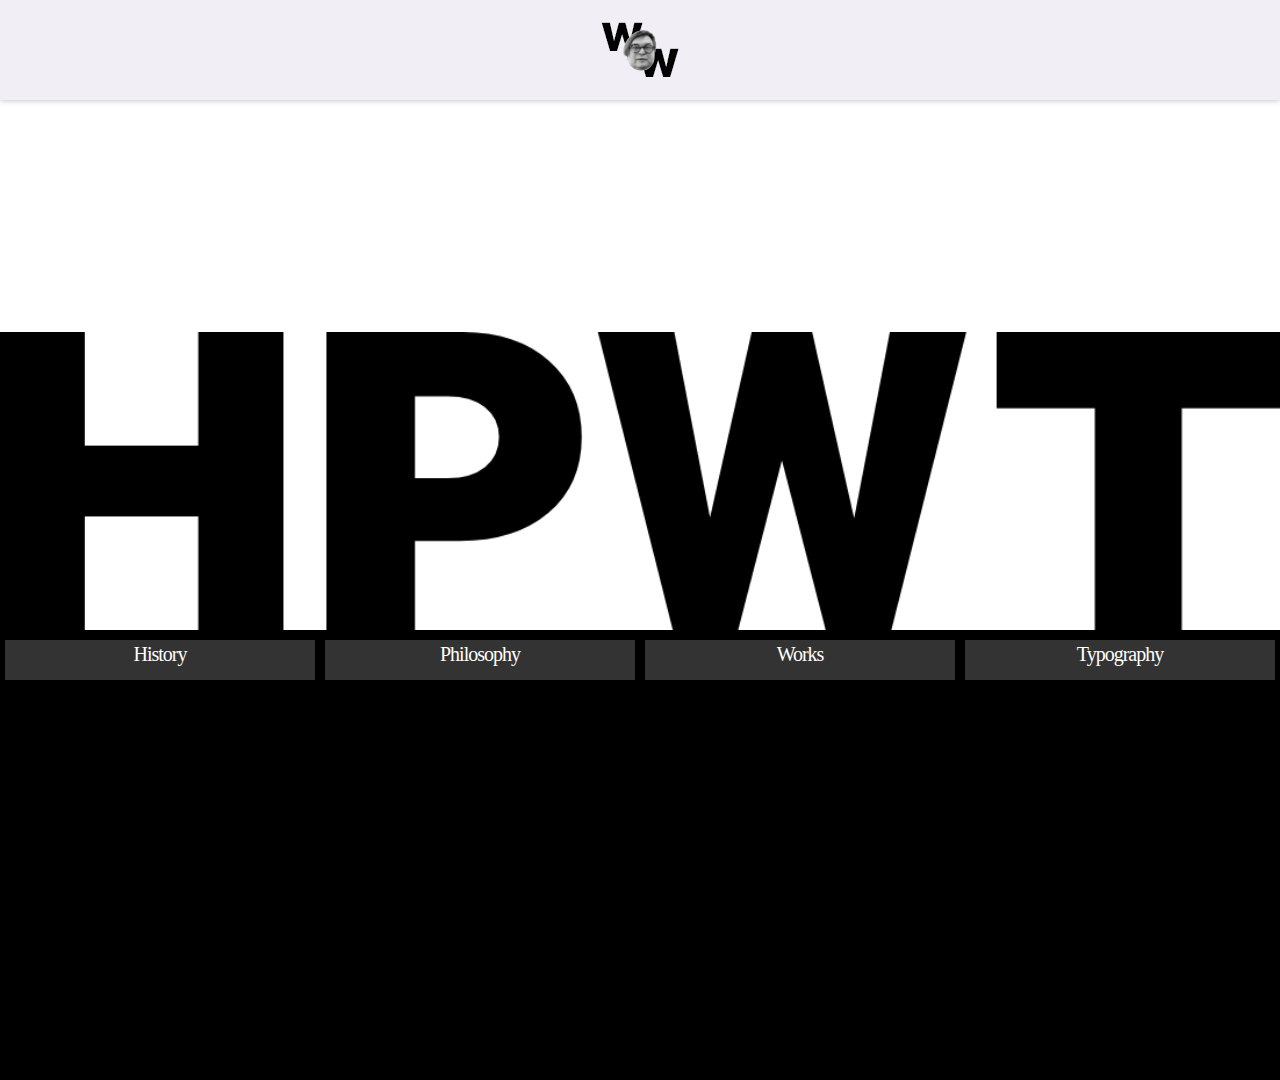
<file: index.html>
<!DOCTYPE html>
<html lang="ko">
<head>
    <meta charset="UTF-8">
    <meta name="viewport" content="width=device-width, initial-scale=1.0">
    <title>Wolfgang Weingart</title>
    <link rel="stylesheet" href="M_style.css">
    <style>
        @font-face {
        font-family: 'Pretendard-Regular';
        src: url('https://cdn.jsdelivr.net/gh/Project-Noonnu/noonfonts_2107@1.1/Pretendard-Regular.woff') format('woff');
        font-weight: 400,600,900;
        font-style: normal;
        }
    
    </style>
    
    <meta property="og:url" content="https://hyerin202209069.github.io/WolfgangWeingart/">
    <meta property="og:title" content="Wolfgang Weingart">
    <meta property="og:type" content="website">
    <meta property="og:image" content="img/OGimg.png">
    <meta property="og:description" content="Wolfgang Weingart">

    <link rel="shortcut icon" href="img/favicon.ico" type="image/x-icon">
    <link rel="icon" href="img/favicon.ico" type="image/x-icon">
</head>
<body>
    <div class="logo">
        <a href="index.html"><img src="img/logo.png" alt="W.W"></a>
    </div>
    
    <div class="wrap">
        <div class="hpwt"></div>
        
        <div class="menu">
            <div class="bt">
                <div><a href="History.html">History</a></div>
                <div><img src="img/History_img.png" style="max-width:100%; height:auto;"></div>
            </div>
            <div class="bt">
                <div><a href="Philosophy.html">Philosophy</a></div>
                <div><img src="img/Philosophy_img.png"  style="max-width:100%; height:auto;"></div>
            </div>
            <div class="bt">
                <div><a href="Works.html">Works</a></div>
                <div><img src="img/Works_img.png"  style="max-width:100%; height:auto;"></div>
            </div>
            <div class="bt">
                <div><a href="Typography.html">Typography</a></div>
                <div><img src="img/Typography_img.png"  style="max-width:100%; height:auto;"></div>
            </div>
        </div>
    </div>

</body>
</html>
</file>
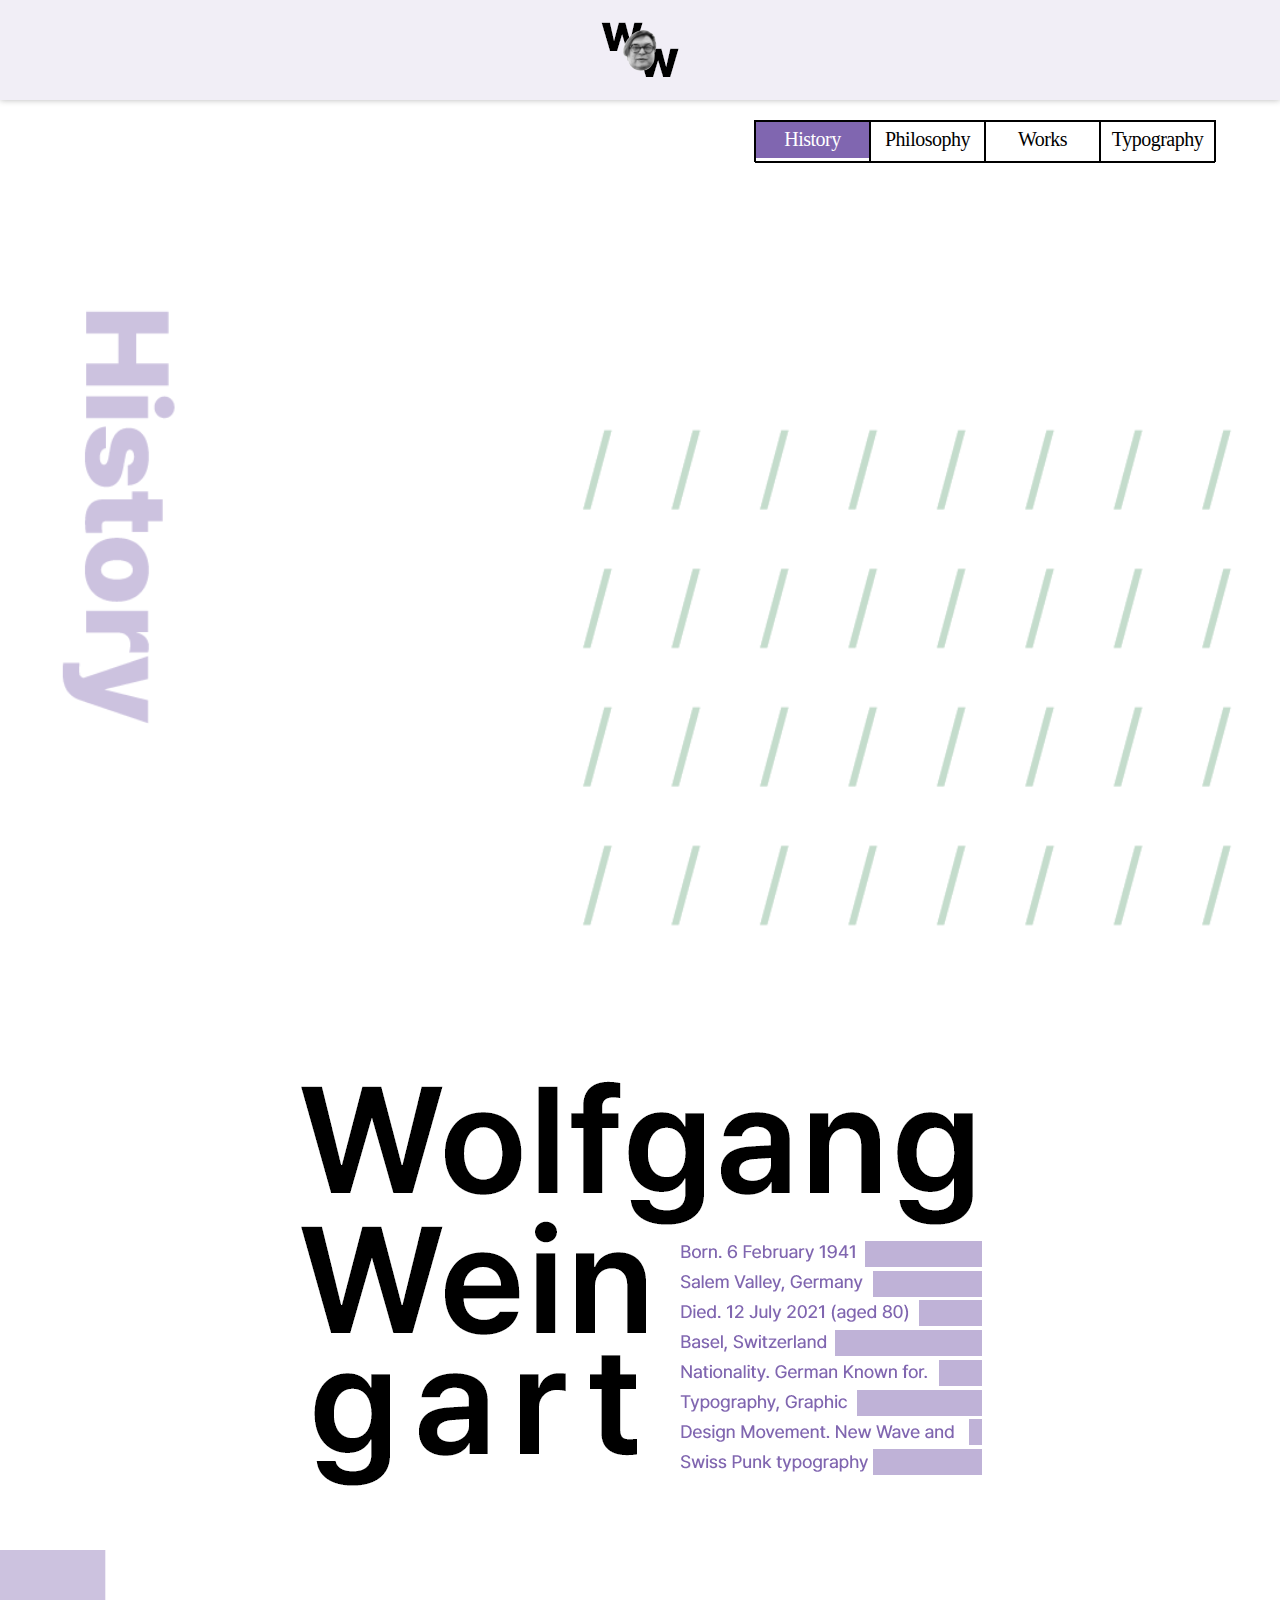
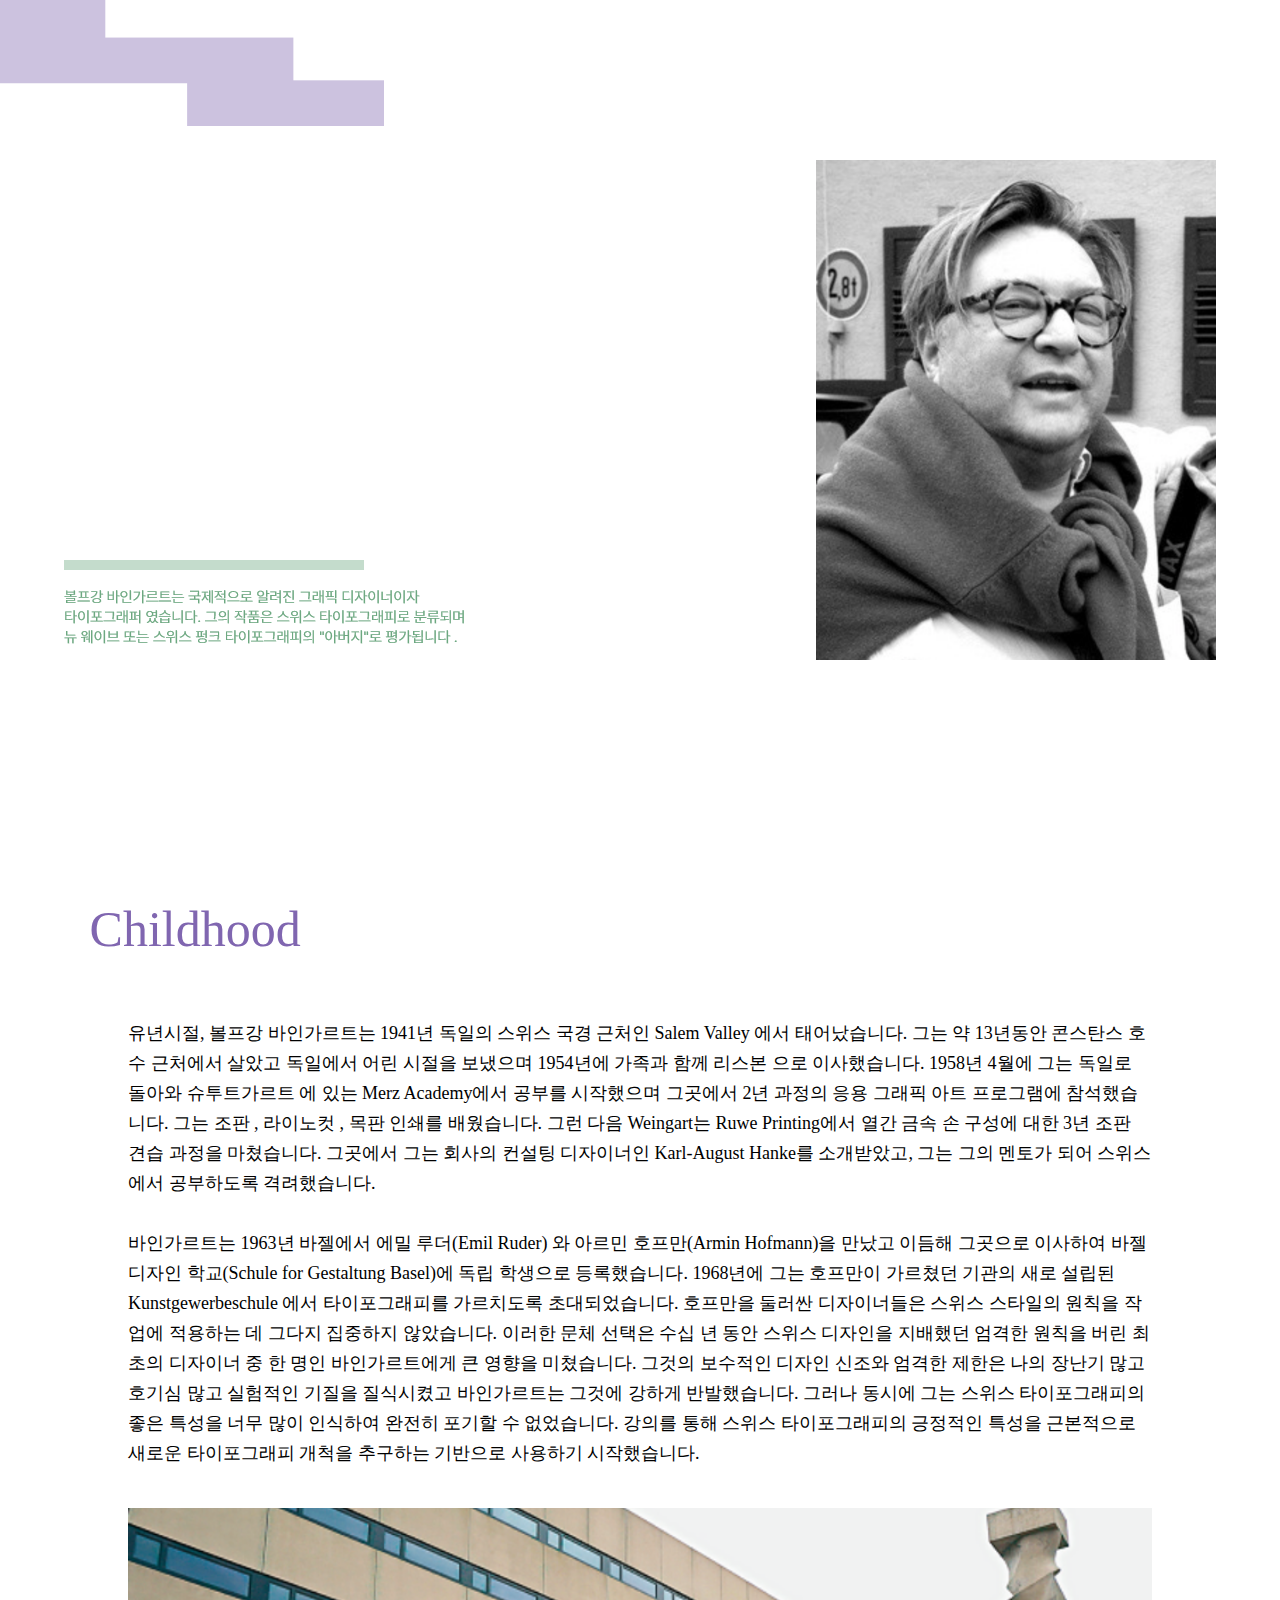
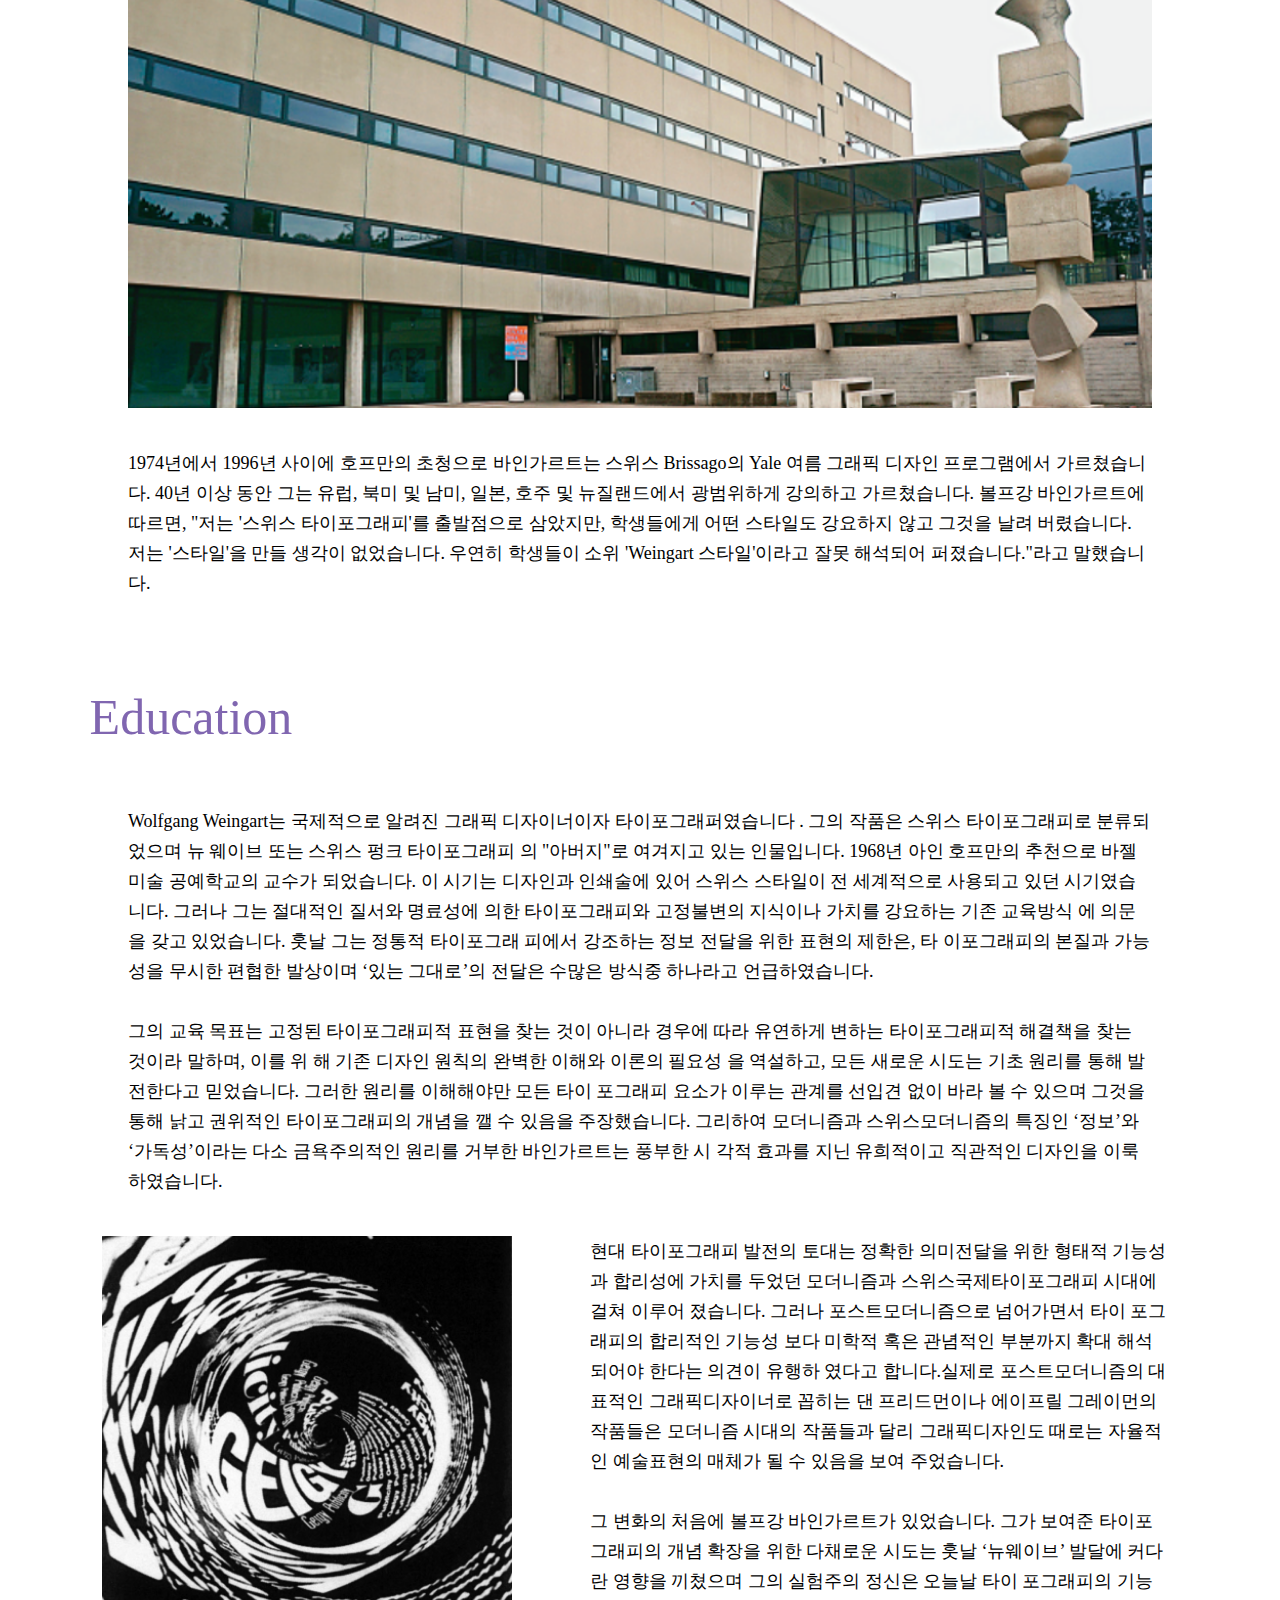
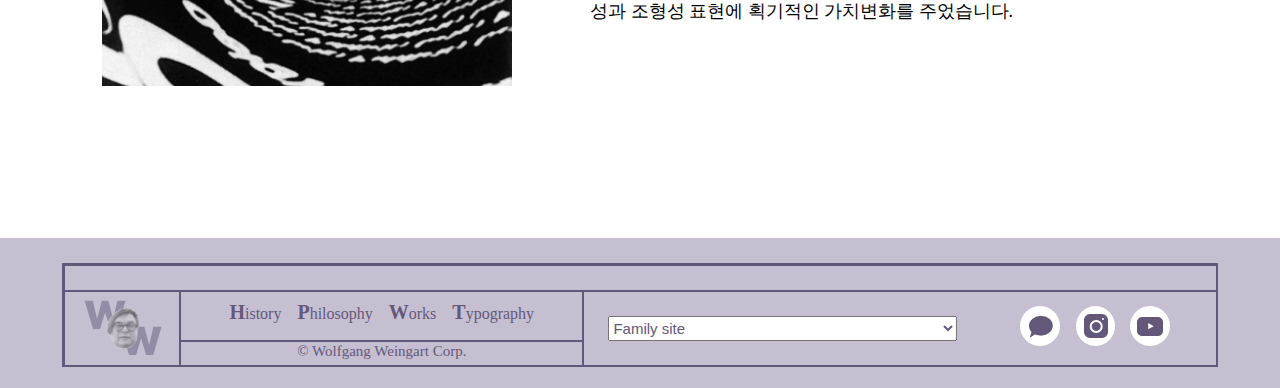
<file: History.html>
<!DOCTYPE html>
<html lang="ko">
<head>
    <meta charset="UTF-8">
    <meta name="viewport" content="width=device-width, initial-scale=1.0">
    <title>History</title>
    <link rel="stylesheet" href="H_style.css">
    <style>
        @font-face {
        font-family: 'Pretendard-Regular';
        src: url('https://cdn.jsdelivr.net/gh/Project-Noonnu/noonfonts_2107@1.1/Pretendard-Regular.woff') format('woff');
        font-weight: 400;
        font-style: normal;
        }
    
    </style>

    <meta property="og:url" content="https://hyerin202209069.github.io/WolfgangWeingart/">
    <meta property="og:title" content="Wolfgang Weingart">
    <meta property="og:type" content="website">
    <meta property="og:image" content="img/OGimg.png">
    <meta property="og:description" content="Wolfgang Weingart">
    
    <link rel="shortcut icon" href="img/favicon.ico" type="image/x-icon">
    <link rel="icon" href="img/favicon.ico" type="image/x-icon">
</head>
<body>
    <div class="logo"><a href="index.html"><img src="img/logo.png" alt="W.W"></a></div>
    <div class="menu">
        <div class="Mu main"><a href="History.html">History</a></div>
        <div class="Mu sub"><a href="Philosophy.html">Philosophy</a></div>
        <div class="Mu sub"><a href="Works.html">Works</a></div>
        <div class="Mu sub"><a href="Typography.html">Typography</a></div>
    </div>

    <div class="tit"></div>
    <div class="WWG"><img src="img/WWG.png" style="max-width: 100%; height: auto;"></div>


    <div class="Cp1">
        <div class="bg01"><img src="img/bg01.png" style="max-width: 100%; height: auto;"></div>
        <div class="intr"><img src="img/intro.png" style="max-width: 100%; height: auto;"></div>
        <div class="H01"><img src="img/H_01.png" ></div>
    </div>

    <div class="Cp2">
        <h1>Childhood</h1>
        <div class="child">
            <p>유년시절, 볼프강 바인가르트는 1941년 독일의 스위스 국경 근처인 Salem Valley 에서 태어났습니다. 그는 약 13년동안 콘스탄스 호수 근처에서 살았고 독일에서 어린 시절을 보냈으며 1954년에 가족과 함께 리스본 으로 이사했습니다. 1958년 4월에 그는 독일로 돌아와 슈투트가르트 에 있는 Merz Academy에서 공부를 시작했으며 그곳에서 2년 과정의 응용 그래픽 아트 프로그램에 참석했습니다. 그는 조판 , 라이노컷 , 목판 인쇄를 배웠습니다. 그런 다음 Weingart는 Ruwe Printing에서 열간 금속 손 구성에 대한 3년 조판 견습 과정을 마쳤습니다. 그곳에서 그는 회사의 컨설팅 디자이너인 Karl-August Hanke를 소개받았고, 그는 그의 멘토가 되어 스위스에서 공부하도록 격려했습니다.
                <br><br>
                바인가르트는 1963년 바젤에서 에밀 루더(Emil Ruder) 와 아르민 호프만(Armin Hofmann)을 만났고 이듬해 그곳으로 이사하여 바젤 디자인 학교(Schule for Gestaltung Basel)에 독립 학생으로 등록했습니다. 1968년에 그는 호프만이 가르쳤던 기관의 새로 설립된 Kunstgewerbeschule 에서 타이포그래피를 가르치도록 초대되었습니다. 호프만을 둘러싼 디자이너들은 스위스 스타일의 원칙을 작업에 적용하는 데 그다지 집중하지 않았습니다. 이러한 문체 선택은 수십 년 동안 스위스 디자인을 지배했던 엄격한 원칙을 버린 최초의 디자이너 중 한 명인 바인가르트에게 큰 영향을 미쳤습니다. 그것의 보수적인 디자인 신조와 엄격한 제한은 나의 장난기 많고 호기심 많고 실험적인 기질을 질식시켰고 바인가르트는 그것에 강하게 반발했습니다. 그러나 동시에 그는 스위스
                타이포그래피의 좋은 특성을 너무 많이 인식하여 완전히 포기할 수 없었습니다. 강의를 통해 스위스 타이포그래피의 긍정적인 특성을 근본적으로 새로운 타이포그래피 개척을 추구하는 기반으로 사용하기 시작했습니다.</p>
            <div class="school"></div>
            <p>1974년에서 1996년 사이에 호프만의 초청으로 바인가르트는 스위스 Brissago의 Yale 여름 그래픽 디자인 프로그램에서
                가르쳤습니다. 40년 이상 동안 그는 유럽, 북미 및 남미, 일본, 호주 및 뉴질랜드에서 광범위하게 강의하고 가르쳤습니다. 볼프강
                바인가르트에 따르면, "저는 '스위스 타이포그래피'를 출발점으로 삼았지만, 학생들에게 어떤 스타일도 강요하지 않고 그것을 날려
                버렸습니다. 저는 '스타일'을 만들 생각이 없었습니다. 우연히 학생들이 소위 'Weingart 스타일'이라고 잘못 해석되어 퍼졌습니다."라고 말했습니다.</p>
        </div>
    </div>

    <div class="Cp3">
        <h1>Education</h1>
        <p>Wolfgang Weingart는 국제적으로 알려진 그래픽 디자이너이자 타이포그래퍼였습니다 . 그의 작품은 스위스 타이포그래피로 분류되었으며 뉴 웨이브 또는 스위스 펑크 타이포그래피 의 "아버지"로 여겨지고 있는 인물입니다. 1968년 아인 호프만의 추천으로 바젤 미술 공예학교의 교수가 되었습니다. 이 시기는 디자인과 인쇄술에 있어 스위스 스타일이 전 세계적으로 사용되고 있던 시기였습니다. 그러나 그는 절대적인 질서와 명료성에 의한 타이포그래피와 고정불변의 지식이나 가치를 강요하는 기존 교육방식 에 의문을 갖고 있었습니다. 훗날 그는 정통적 타이포그래 피에서 강조하는 정보 전달을 위한 표현의 제한은, 타 이포그래피의 본질과 가능성을 무시한 편협한 발상이며 ‘있는 그대로’의 전달은 수많은 방식중 하나라고 언급하였습니다.
            <br><br>
            그의 교육 목표는 고정된 타이포그래피적 표현을 찾는 것이 아니라 경우에 따라 유연하게 변하는 타이포그래피적 해결책을 찾는 것이라 말하며, 이를 위 해 기존 디자인 원칙의 완벽한 이해와 이론의 필요성 을 역설하고, 모든 새로운 시도는 기초 원리를 통해 발전한다고 믿었습니다. 그러한 원리를 이해해야만 모든 타이 포그래피 요소가 이루는 관계를 선입견 없이 바라 볼 수 있으며 그것을 통해 낡고 권위적인 타이포그래피의 개념을 깰 수 있음을 주장했습니다. 그리하여 모더니즘과 스위스모더니즘의 특징인 ‘정보’와 ‘가독성’이라는 다소 금욕주의적인 원리를 거부한 바인가르트는 풍부한 시 각적 효과를 지닌 유희적이고 직관적인 디자인을 이룩
            하였습니다.</p>
        <div class="poster"></div>
        <div class="ps3">현대 타이포그래피 발전의 토대는 정확한 의미전달을 위한 형태적 기능성과 합리성에 가치를 두었던 모더니즘과 스위스국제타이포그래피 시대에 걸쳐 이루어 졌습니다. 그러나 포스트모더니즘으로 넘어가면서 타이 포그래피의 합리적인 기능성 보다 미학적 혹은 관념적인 부분까지 확대 해석되어야 한다는 의견이 유행하 였다고 합니다.실제로 포스트모더니즘의 대표적인 그래픽디자이너로 꼽히는 댄 프리드먼이나 에이프릴 그레이먼의 작품들은 모더니즘 시대의 작품들과 달리 그래픽디자인도 때로는 자율적인 예술표현의 매체가 될 수 있음을 보여 주었습니다.
            <br><br>
            그 변화의 처음에 볼프강 바인가르트가 있었습니다. 그가 보여준 타이포그래피의 개념 확장을 위한 다채로운 시도는 훗날 ‘뉴웨이브’ 발달에 커다란 영향을 끼쳤으며 그의 실험주의 정신은 오늘날 타이 포그래피의 기능성과 조형성 표현에 획기적인 가치변화를 주었습니다.</div>
    </div>

</body>

<div id="wrap">
    <footer>
      <div class="all">
        <div class="ft top"></div>
        <div class="ft sub_logo"><a href="index.html"><img src="img/logo 2.png" alt="s.l"></a></div>
        <div class="ft sub_menu">
            <div><a href="History.html"><b>H</b>istory</a></div>
            <div><a href="Philosophy.html"><b>P</b>hilosophy</a></div>
            <div><a href="Works.html"><b>W</b>orks</a></div>
            <div><a href="Typography.html"><b>T</b>ypography</a></div>
        </div>
        <div class="ft copy">© Wolfgang Weingart Corp.</div>
        <div class="ft site">
            <select>
                <option value="#">Family site</option>
                <option value="#">Family site01</option>
                <option value="#">Family site02</option>
            </select>
            <div class="icon">
                <div class="i01"><a href=""><img src="img/icon01.png" alt="kakao"></a></div>
                <div class="i02"><a href=""><img src="img/icon02.png" alt="inst"></a></div>
                <div class="i03"><a href=""><img src="img/icon03.png" alt="yout"></a></div>
            </div>
        </div>
      </div>
    </footer>
</div>

</html>
</file>
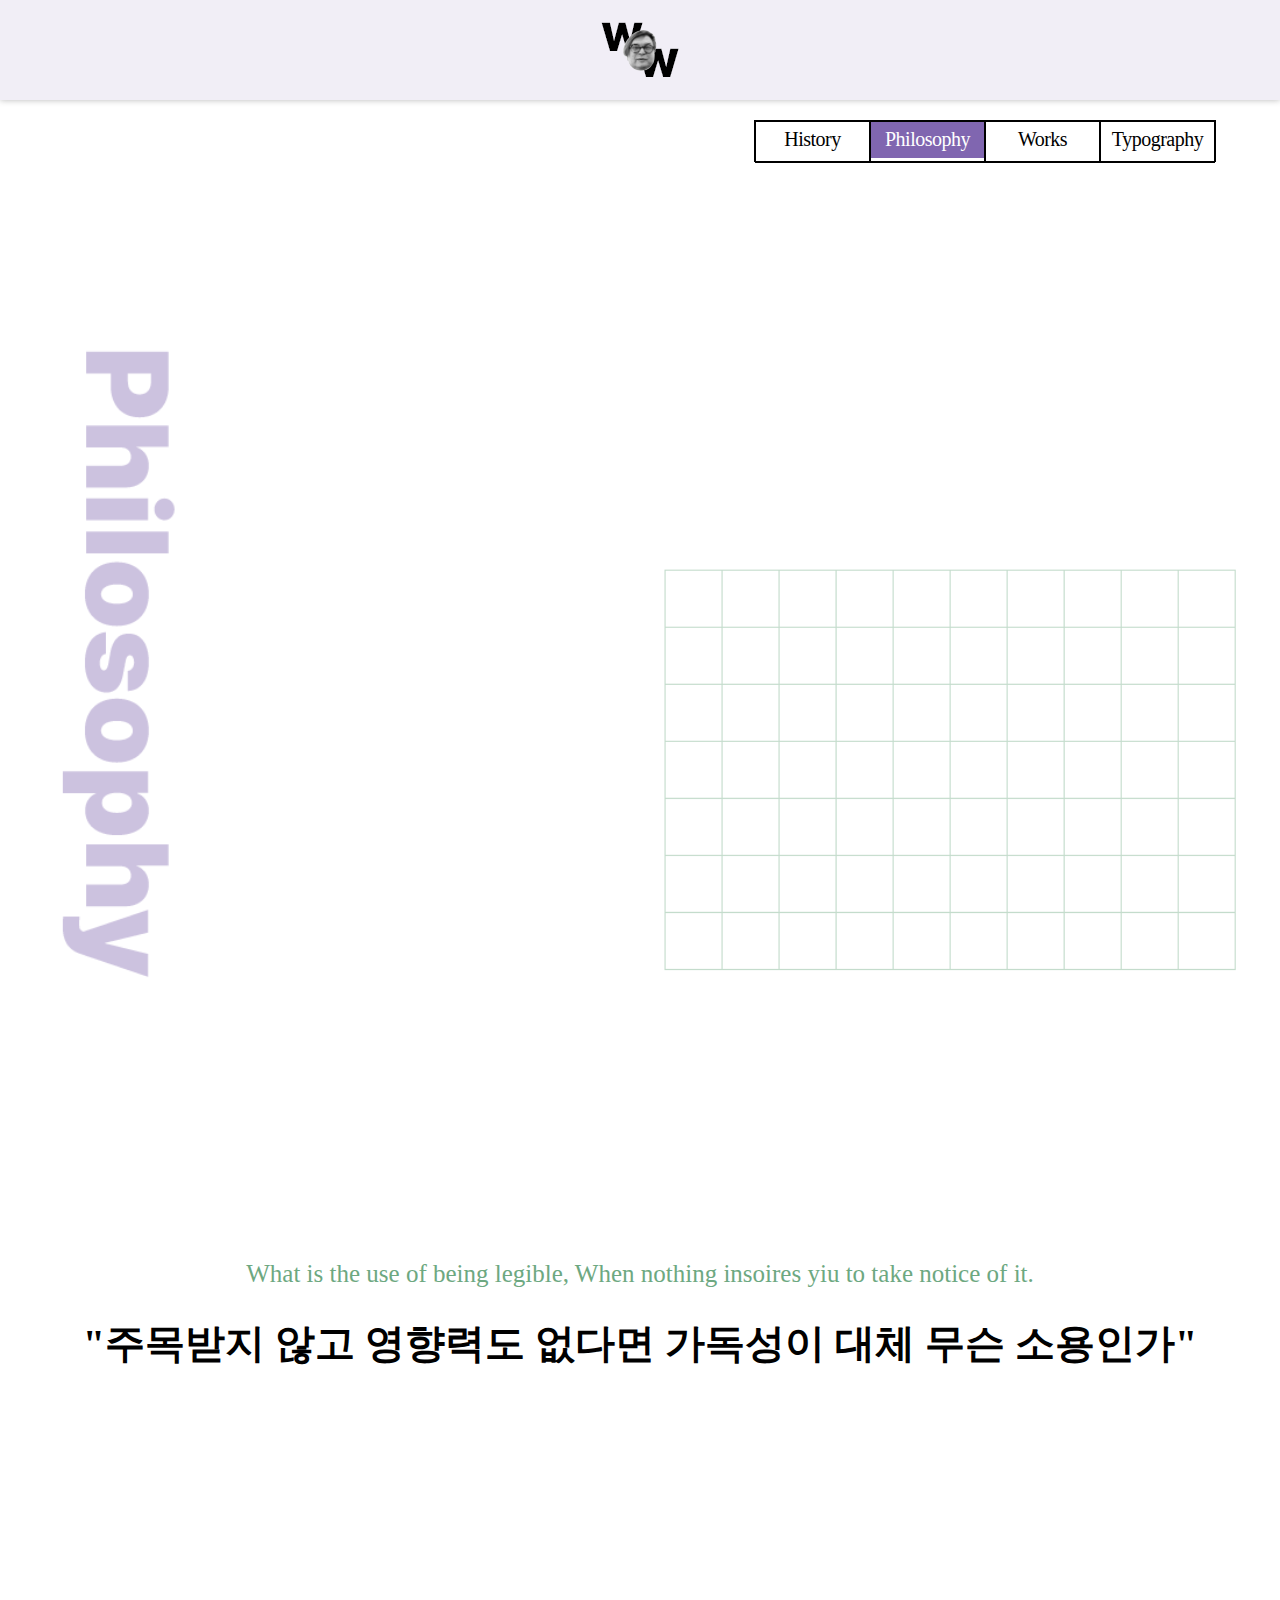
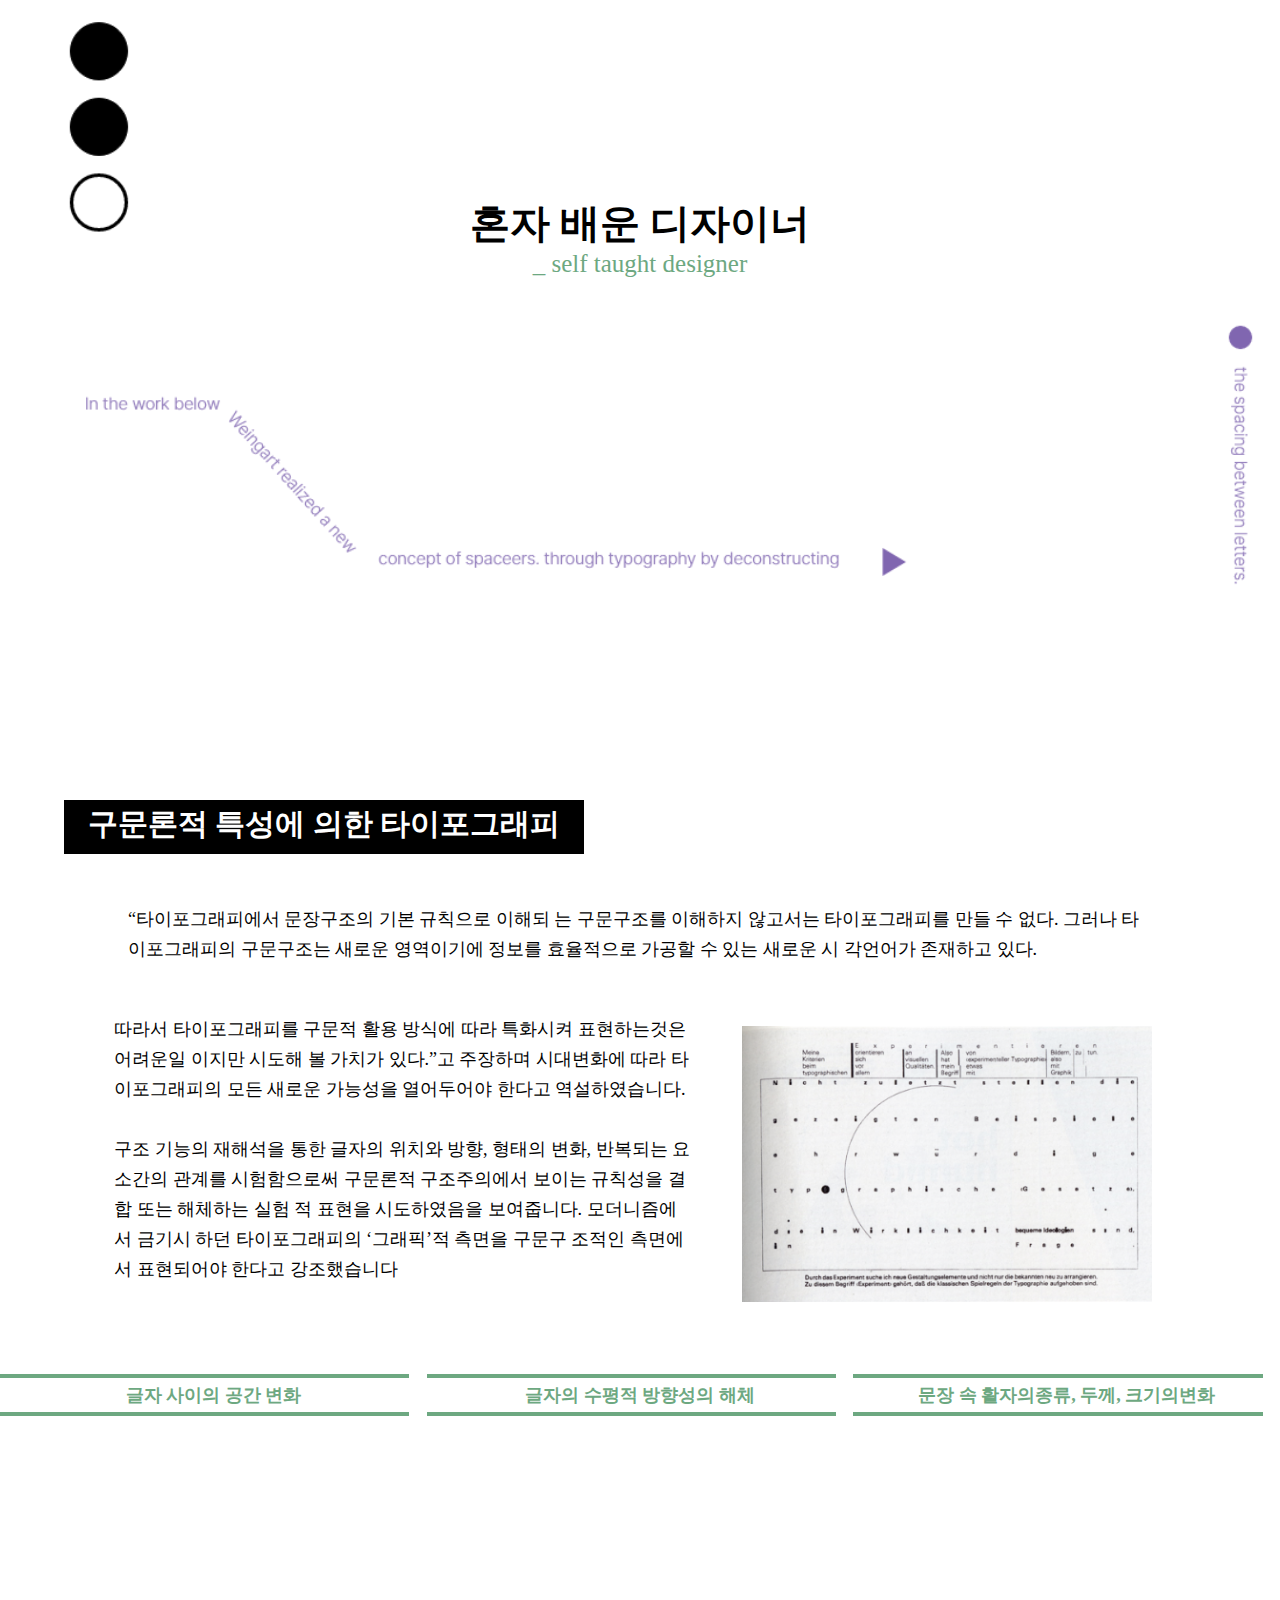
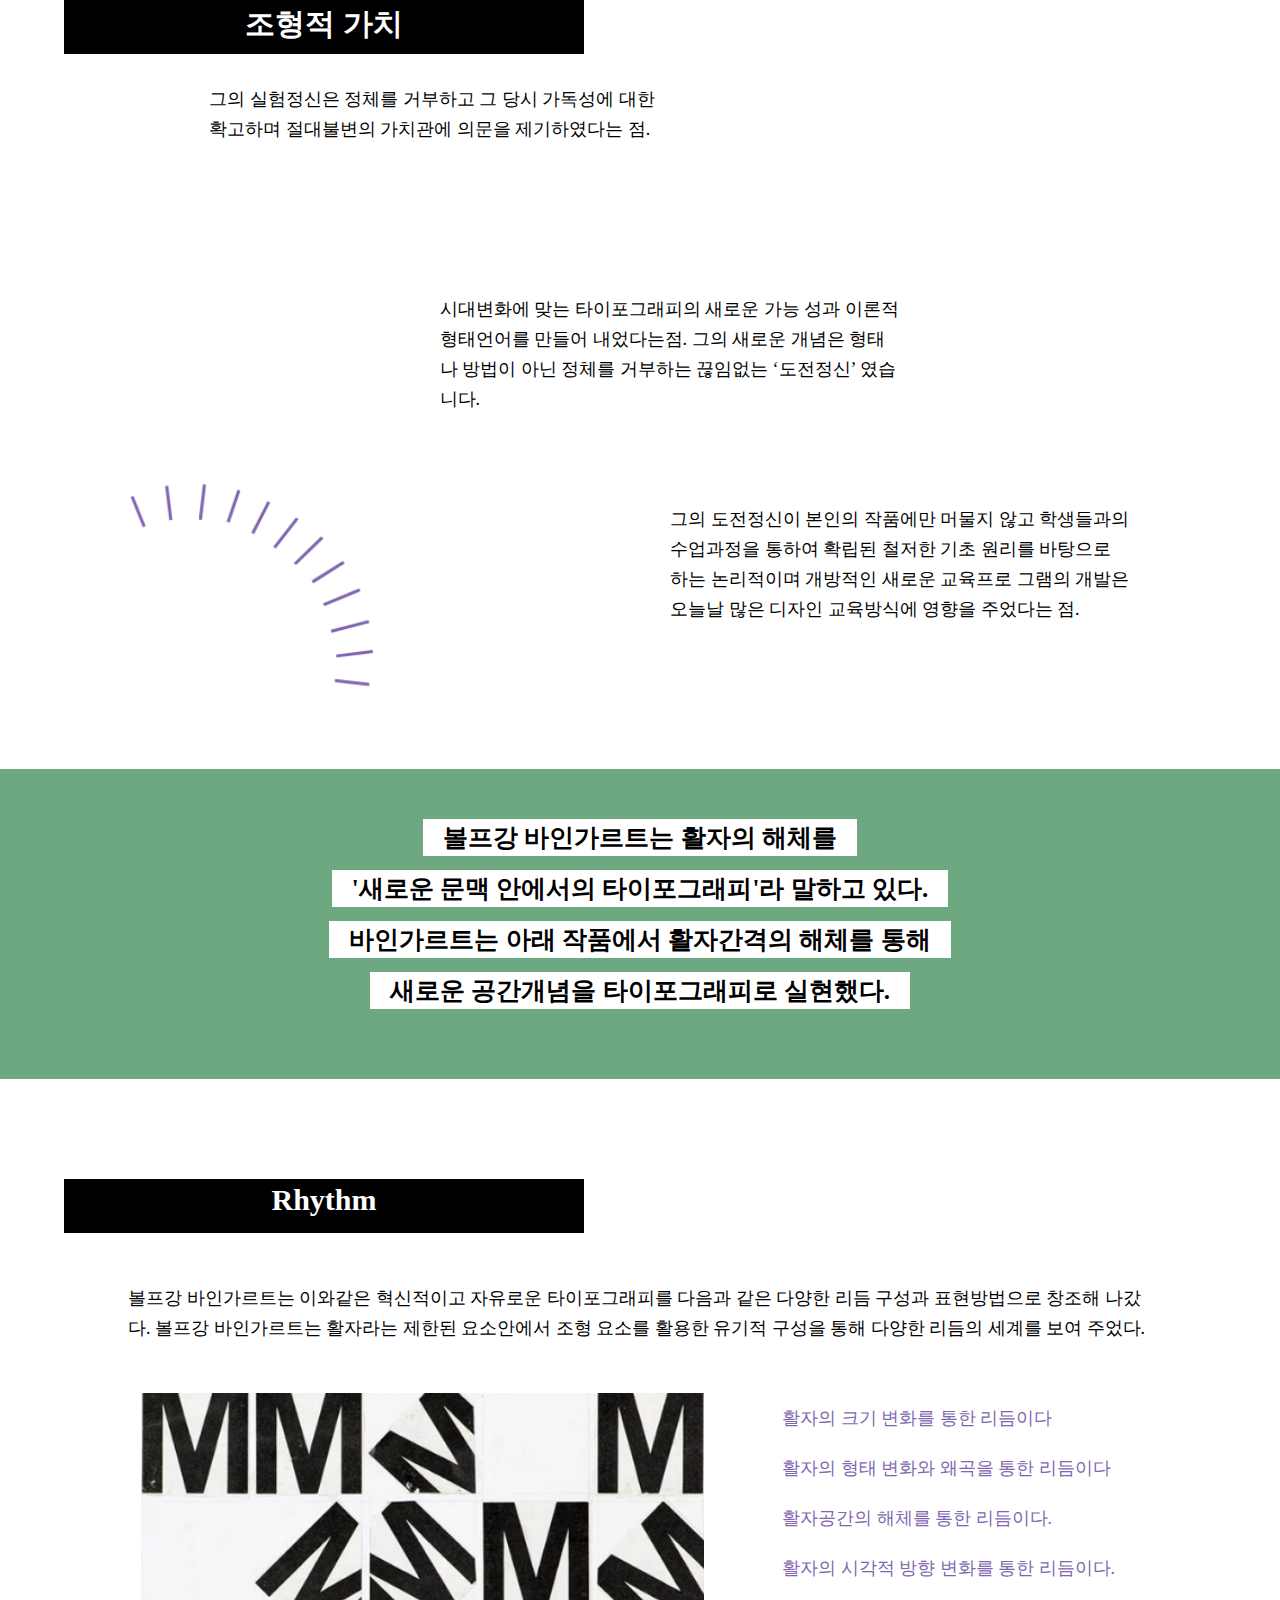
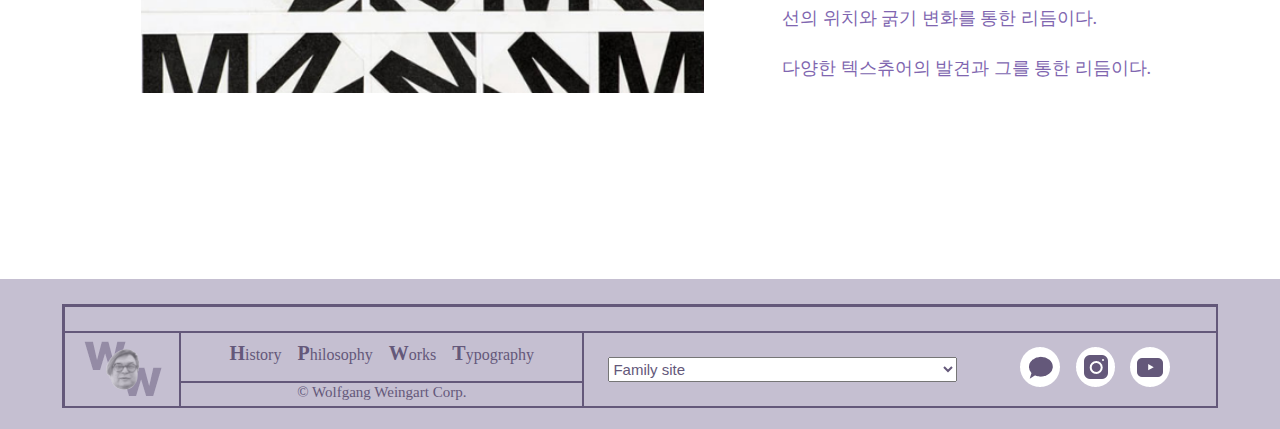
<file: Philosophy.html>
<!DOCTYPE html>
<html lang="ko">
<head>
    <meta charset="UTF-8">
    <meta name="viewport" content="width=device-width, initial-scale=1.0">
    <title>Philosophy</title>
    <link rel="stylesheet" href="P_style.css">
    <style>
        @font-face {
        font-family: 'Pretendard-Regular';
        src: url('https://cdn.jsdelivr.net/gh/Project-Noonnu/noonfonts_2107@1.1/Pretendard-Regular.woff') format('woff');
        font-weight: 400,600,900;
        font-style: normal;
        }
    
    </style>

    <meta property="og:url" content="https://hyerin202209069.github.io/WolfgangWeingart/">
    <meta property="og:title" content="Wolfgang Weingart">
    <meta property="og:type" content="website">
    <meta property="og:image" content="img/OGimg.png">
    <meta property="og:description" content="Wolfgang Weingart">
    
    <link rel="shortcut icon" href="img/favicon.ico" type="image/x-icon">
    <link rel="icon" href="img/favicon.ico" type="image/x-icon">
</head>
<body>
    <div class="logo"><a href="index.html"><img src="img/logo.png" alt="W.W"></a></div>
    <div class="menu">
        <div class="Mu sub"><a href="History.html">History</a></div>
        <div class="Mu main"><a href="Philosophy.html">Philosophy</a></div>
        <div class="Mu sub"><a href="Works.html">Works</a></div>
        <div class="Mu sub"><a href="Typography.html">Typography</a></div>
    </div>

    <div class="tit"></div>

    <div class="bg01">
        <h3 class="sub_1">What is the use of being legible, When nothing insoires yiu to take notice of it.</p>
        <h2 class="main_1">"주목받지 않고 영향력도 없다면 가독성이 대체 무슨 소용인가"</p>
    </div>
    <div class="bg02">
        <div class="designer">
           <h2 class="main_2">혼자 배운 디자이너</p>
           <h3 class="sub_2">_ self taught designer</p>
        </div>
    </div>

    <div class="Cp1">
        <h1>구문론적 특성에 의한 타이포그래피</h1>
        <p>“타이포그래피에서 문장구조의 기본 규칙으로 이해되 는 구문구조를 이해하지 않고서는 타이포그래피를 만들 수 없다.
            그러나 타이포그래피의 구문구조는 새로운 영역이기에 정보를 효율적으로 가공할 수 있는 새로운 시 각언어가 존재하고 있다.</p>
        <div class="T">따라서 타이포그래피를 구문적 활용 방식에 따라 특화시켜 표현하는것은 어려운일 이지만 시도해 볼 가치가 있다.”고 주장하며 시대변화에 따라 타이포그래피의 모든 새로운 가능성을 열어두어야 한다고 역설하였습니다.
                     <br><br>
                     구조 기능의 재해석을 통한 글자의 위치와 방향, 형태의 변화, 반복되는 요소간의 관계를 시험함으로써 구문론적 구조주의에서 보이는 규칙성을 결합 또는 해체하는 실험 적 표현을 시도하였음을 보여줍니다. 모더니즘에서 금기시 하던 타이포그래피의 ‘그래픽’적 측면을 구문구 조적인 측면에서 표현되어야 한다고 강조했습니다
        </div>
        <div class="P_01"></div>
        <div class="typo01">
            <div class="to">
                <hr style="border: solid 2px #6DA881;" width="95%">
                <a>글자 사이의 공간 변화</a>
                <hr style="border: solid 2px #6DA881; " width="95%">
            </div>
            <div class="to">
                <hr style="border: solid 2px #6DA881;" width="95%">
                <a>글자의 수평적 방향성의 해체</a>
                <hr style="border: solid 2px #6DA881;" width="95%">
            </div>
            <div class="to">
                <hr style="border: solid 2px #6DA881;" width="95%">
                <a>문장 속 활자의종류, 두께, 크기의변화</a>
                <hr style="border: solid 2px #6DA881;" width="95%">
            </div>
        </div>

    </div>

    <div class="Cp2">
        <h1>조형적 가치</h1>
        <div class="bg03">
            <div class="modl md01">그의 실험정신은 정체를 거부하고 그 당시 가독성에 대한 확고하며 절대불변의 가치관에 의문을 제기하였다는 점.</div>
            <div class="modl md02">시대변화에 맞는 타이포그래피의 새로운 가능 성과 이론적 형태언어를 만들어 내었다는점. 그의 새로운 개념은 형태나 방법이 아닌 정체를 거부하는 끊임없는 ‘도전정신’ 였습니다.</div>
            <div class="modl md03">그의 도전정신이 본인의 작품에만 머물지 않고 학생들과의 수업과정을 통하여 확립된 철저한 기초 원리를 바탕으로 하는 논리적이며 개방적인 새로운 교육프로 그램의 개발은 오늘날 많은 디자인
                교육방식에 영향을 주었다는 점.</div>
        </div>
    </div>

    <div class="Typo">
        <div class="typo02"><a>볼프강 바인가르트는 활자의 해체를</a></div>
        <div class="typo02"><a>'새로운 문맥 안에서의 타이포그래피'라 말하고 있다.</a></div>
        <div class="typo02"><a>바인가르트는 아래 작품에서 활자간격의 해체를 통해</a></div>
        <div class="typo02"><a>새로운 공간개념을 타이포그래피로 실현했다.</a></div>
    </div>

    <div class="Cp3">
        <h1>Rhythm</h1>
        <p> 볼프강 바인가르트는 이와같은 혁신적이고 자유로운 타이포그래피를 다음과 같은 다양한 리듬 구성과 표현방법으로 창조해 나갔다. 볼프강 바인가르트는 활자라는 제한된 요소안에서 조형 요소를 활용한 유기적 구성을 통해 다양한 리듬의 세계를 보여 주었다.</p>
        <div class="p_03"></div>
        <div class="M">활자의 크기 변화를 통한 리듬이다 <br>
            활자의 형태 변화와 왜곡을 통한 리듬이다 <br>
            활자공간의 해체를 통한 리듬이다. <br>
            활자의 시각적 방향 변화를 통한 리듬이다. <br>
            선의 위치와 굵기 변화를 통한 리듬이다. <br>
            다양한 텍스츄어의 발견과 그를 통한 리듬이다. <br>
        </div>
    </div>
    


</body>

<div id="wrap">
    <footer>
      <div class="all">
        <div class="ft top"></div>
        <div class="ft sub_logo"><a href="index.html"><img src="img/logo 2.png" alt="s.l"></a></div>
        <div class="ft sub_menu">
            <div><a href="History.html"><b>H</b>istory</a></div>
            <div><a href="Philosophy.html"><b>P</b>hilosophy</a></div>
            <div><a href="Works.html"><b>W</b>orks</a></div>
            <div><a href="Typography.html"><b>T</b>ypography</a></div>
        </div>
        <div class="ft copy">© Wolfgang Weingart Corp.</div>
        <div class="ft site">
            <select>
                <option value="#">Family site</option>
                <option value="#">Family site01</option>
                <option value="#">Family site02</option>
            </select>
            <div class="icon">
                <div class="i01"><a href=""><img src="img/icon01.png" alt="kakao"></a></div>
                <div class="i02"><a href=""><img src="img/icon02.png" alt="inst"></a></div>
                <div class="i03"><a href=""><img src="img/icon03.png" alt="yout"></a></div>
            </div>
        </div>
      </div>
    </footer>
</div>

</html>
</file>
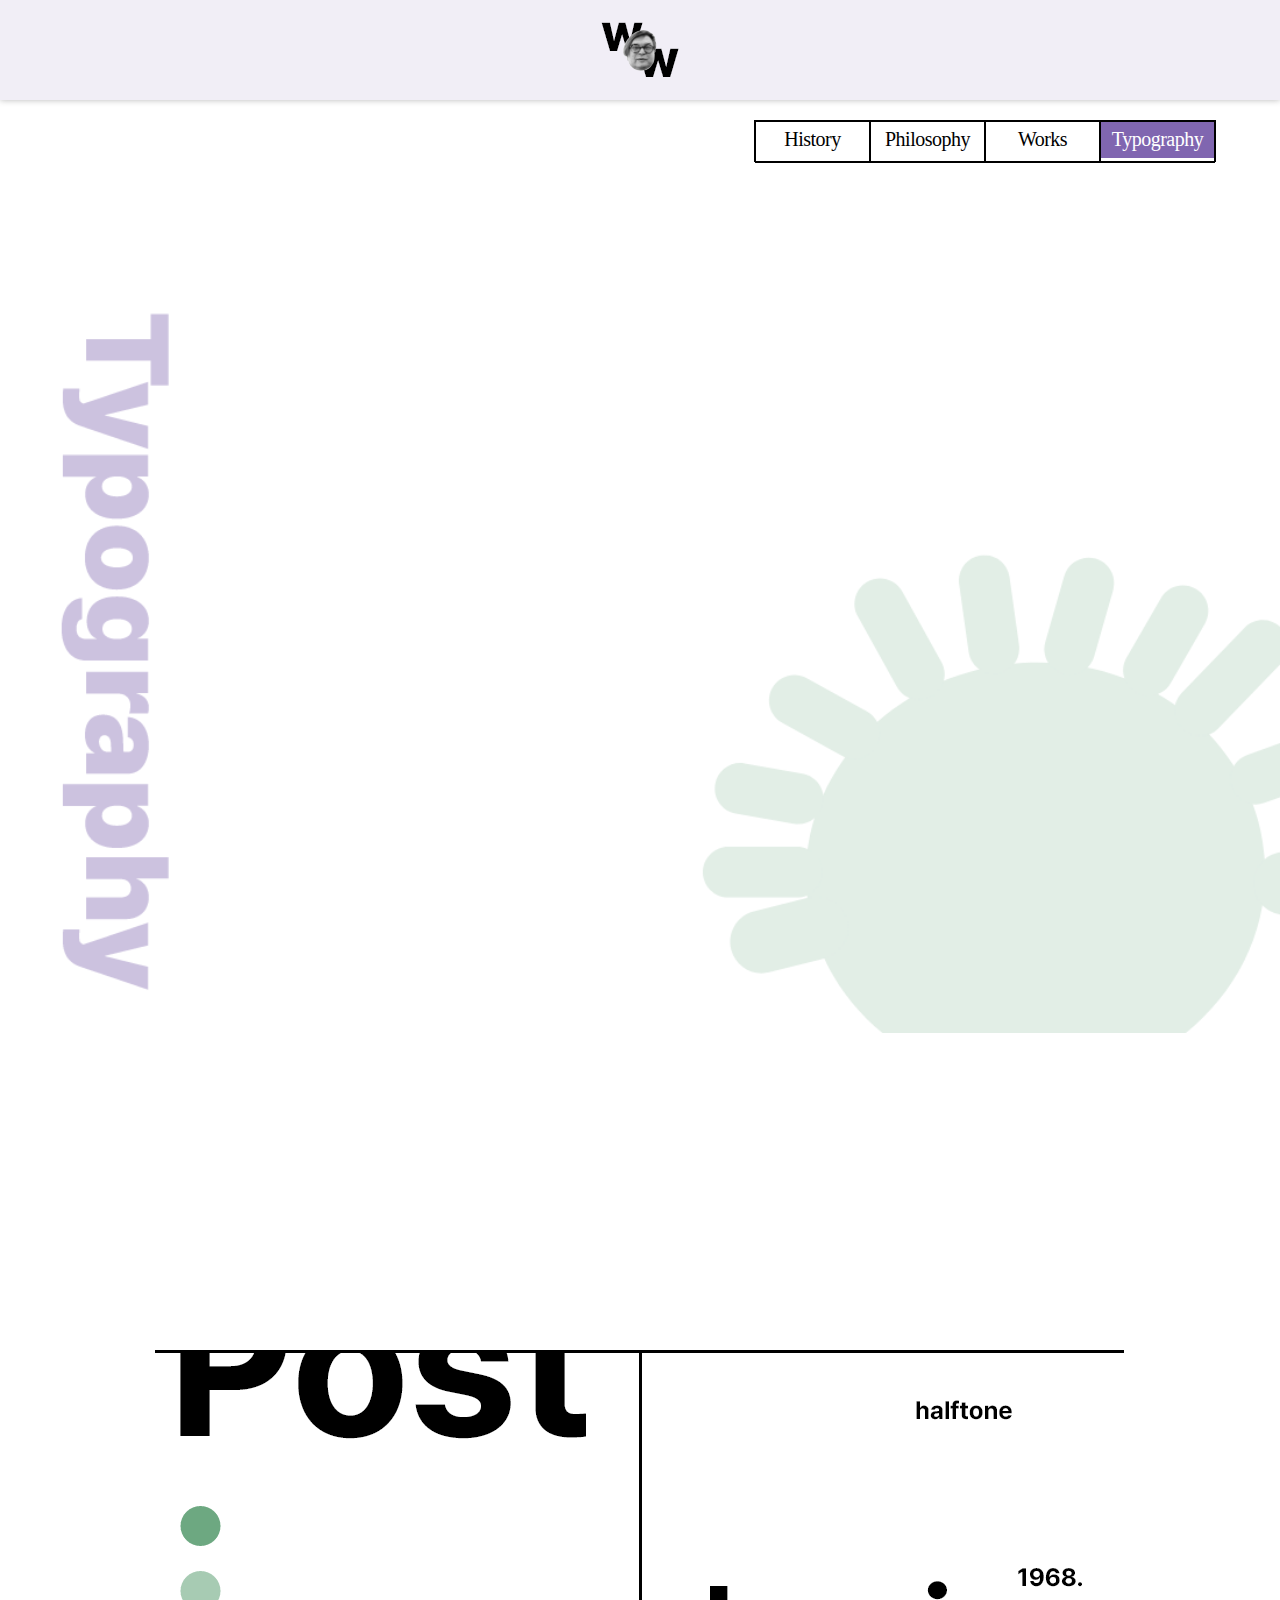
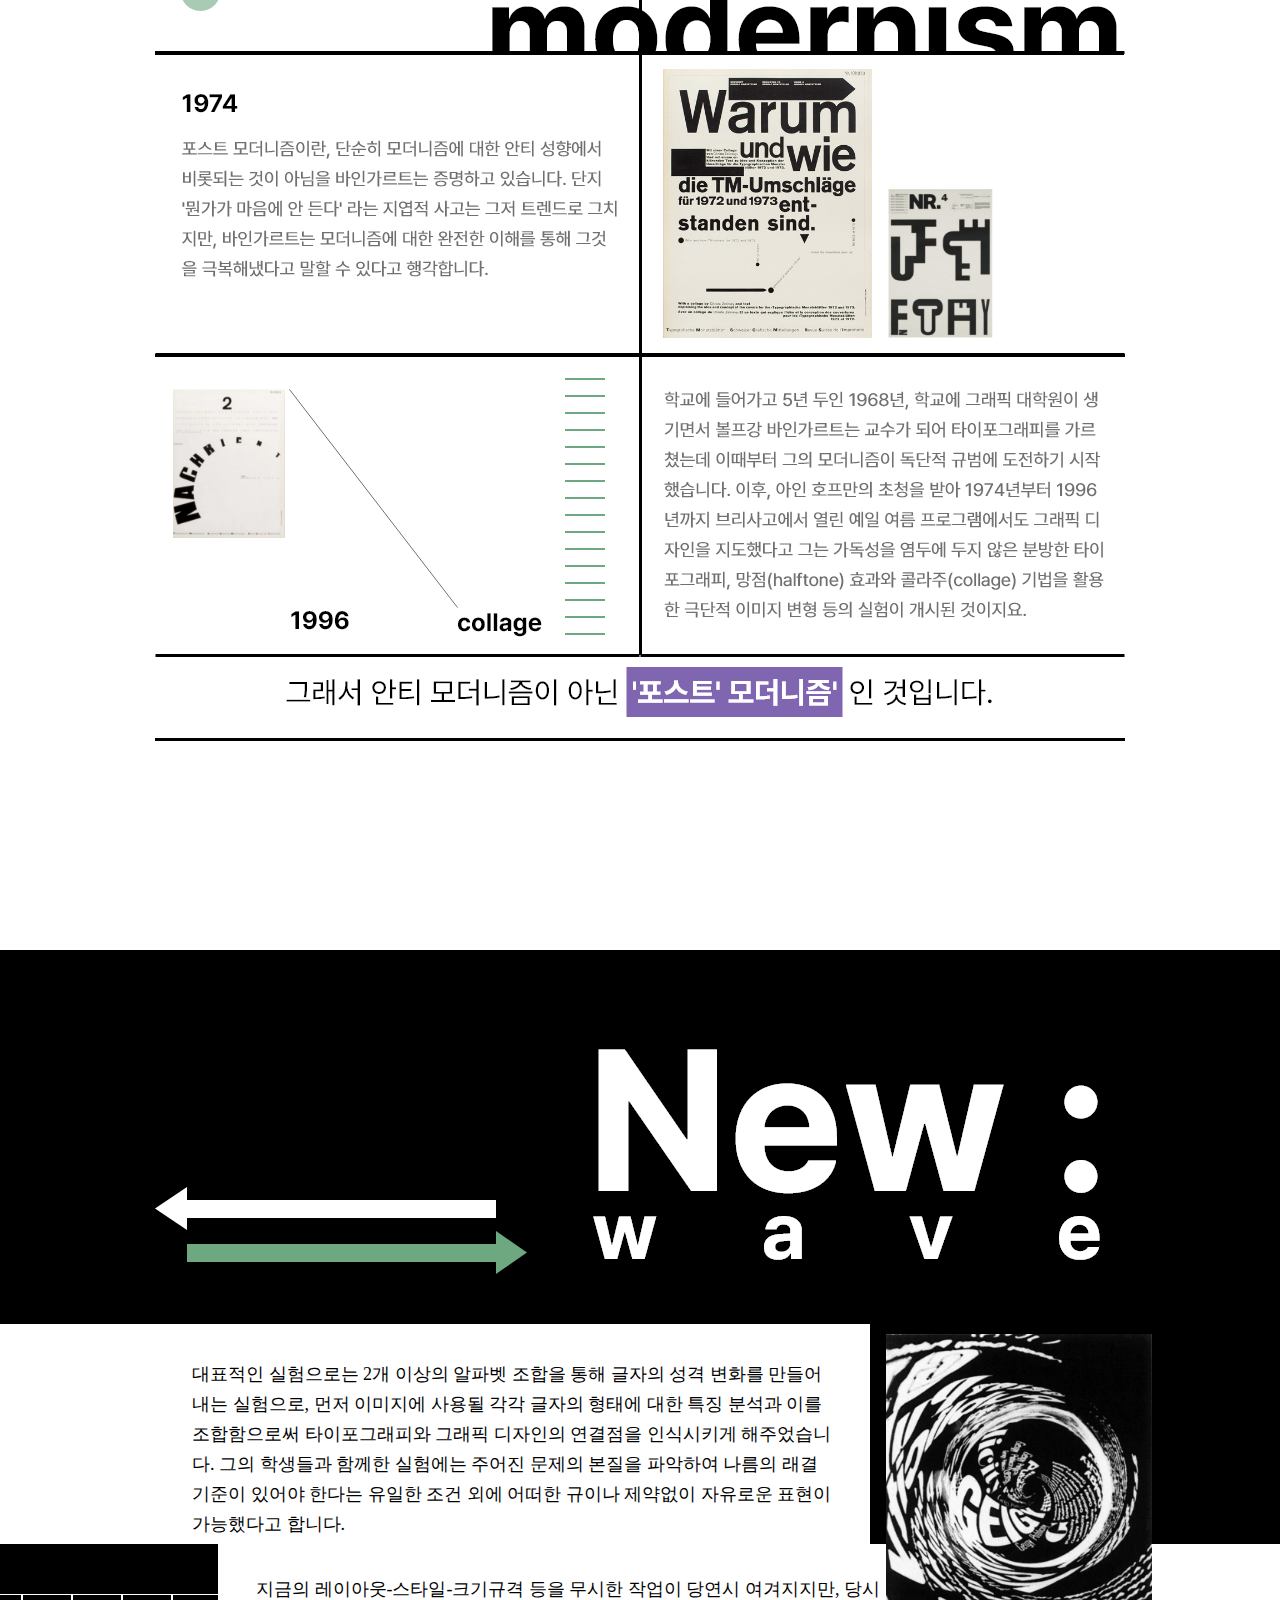
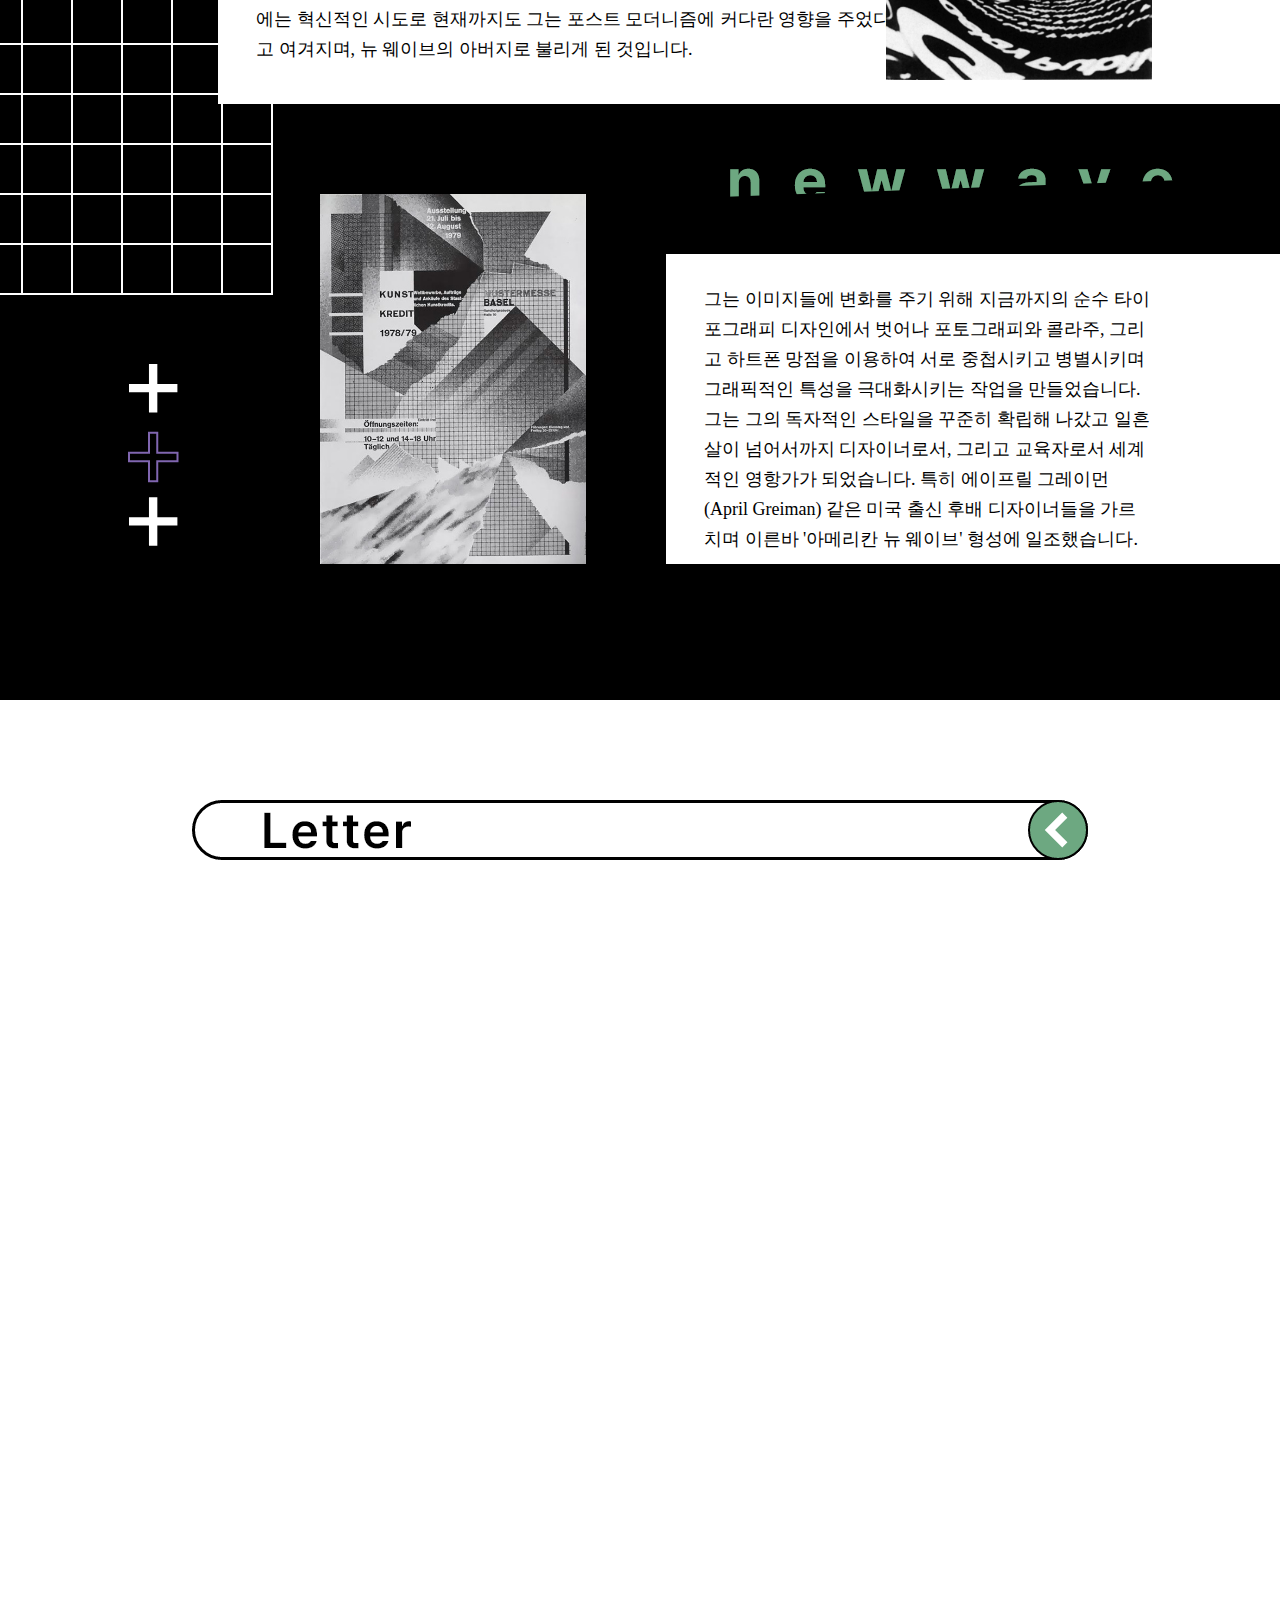
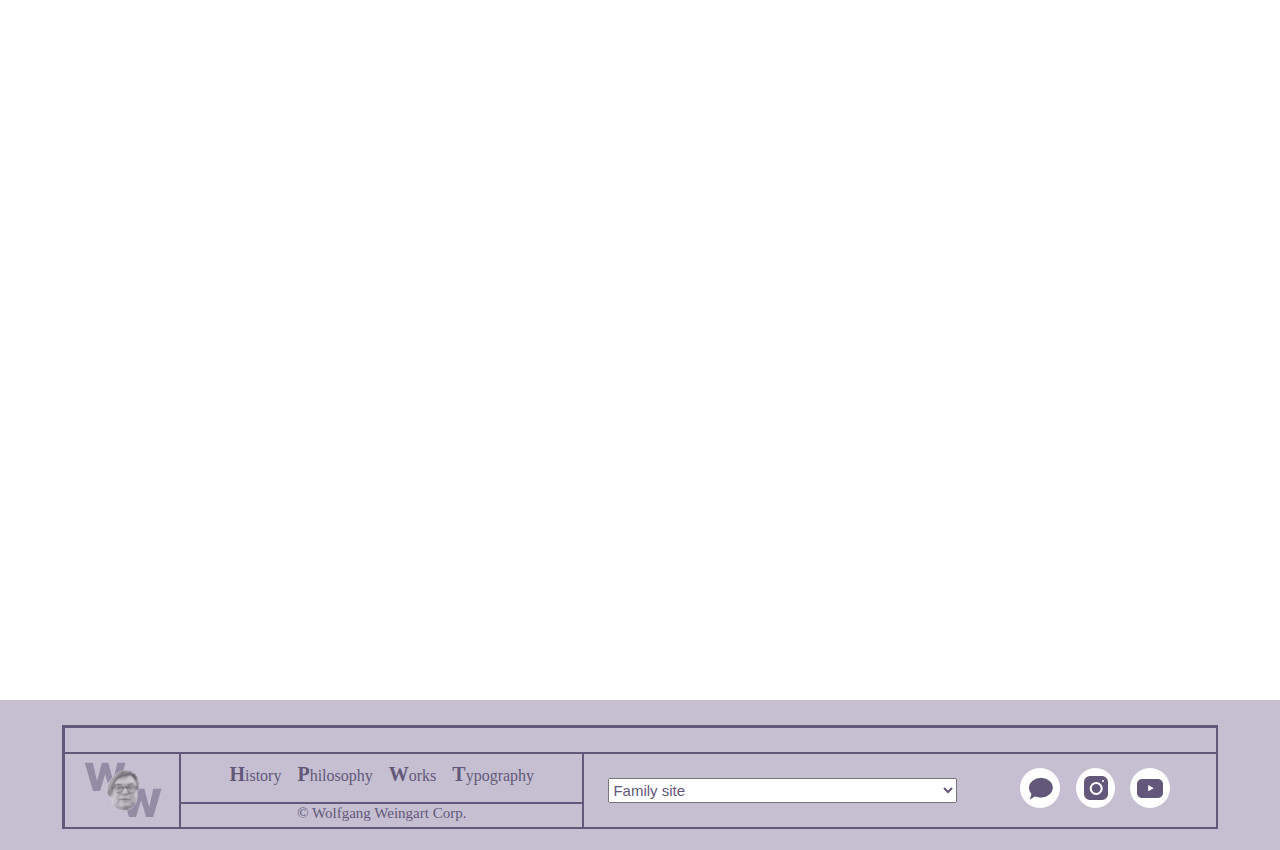
<file: Typography.html>
<!DOCTYPE html>
<html lang="ko">
<head>
    <meta charset="UTF-8">
    <meta name="viewport" content="width=device-width, initial-scale=1.0">
    <title>Typography</title>
    <link rel="stylesheet" href="T_style.css">
    <style>
        @font-face {
        font-family: 'Pretendard-Regular';
        src: url('https://cdn.jsdelivr.net/gh/Project-Noonnu/noonfonts_2107@1.1/Pretendard-Regular.woff') format('woff');
        font-weight: 400,600,900;
        font-style: normal;
        }
    
    </style>

    <meta property="og:url" content="https://hyerin202209069.github.io/WolfgangWeingart/">
    <meta property="og:title" content="Wolfgang Weingart">
    <meta property="og:type" content="website">
    <meta property="og:image" content="img/OGimg.png">
    <meta property="og:description" content="Wolfgang Weingart">
    
    <link rel="shortcut icon" href="img/favicon.ico" type="image/x-icon">
    <link rel="icon" href="img/favicon.ico" type="image/x-icon">
</head>
<body>
    <div class="logo"><a href="index.html"><img src="img/logo.png" alt="W.W"></a></div>
    <div class="menu">
        <div class="Mu sub"><a href="History.html">History</a></div>
        <div class="Mu sub"><a href="Philosophy.html">Philosophy</a></div>
        <div class="Mu sub"><a href="Works.html">Works</a></div>
        <div class="Mu main"><a href="Typography.html">Typography</a></div>
    </div>

    <div class="tit"></div>

    <div class="Cp1">
        <div class="line"></div>
        <div class="post">
            <div class="p1"><img src="img/T01_1.png" style="max-width:100%; height:auto;"></div>
            <div class="p2"><img src="img/T01_2.png" style="max-width:100%; height:auto;"></div>
            <div class="p3"><img src="img/T01_3.png" style="max-width:100%; height:auto;"></div>
            <div class="p4"><img src="img/T01_4.png" style="max-width:100%; height:auto;"></div>
            <div class="p5"><img src="img/T01_5.png" style="max-width:100%; height:auto;"></div>
            <div class="p6"><img src="img/T01_6.png" style="max-width:100%; height:auto;"></div>
            <div class="p7"><img src="img/T01_7.png" style="max-width:100%; height:auto;"></div>
        </div>
    </div>

    <div class="Cp2">
        <div class="NW"><img src="img/T02.png" style="max-width:100%; height:auto;"></div>
        <div class="cp2_1">
             <div class="t1">대표적인 실험으로는 2개 이상의 알파벳 조합을 통해 글자의 성격 변화를 만들어내는 실험으로, 먼저 이미지에 사용될 각각 글자의 형태에 대한 특징 분석과 이를 조합함으로써 타이포그래피와 그래픽 디자인의 연결점을 인식시키게 해주었습니다. 그의 학생들과 함께한 실험에는 주어진 문제의 본질을 파악하여 나름의 래결 기준이 있어야 한다는 유일한 조건 외에 어떠한 규이나 제약없이 자유로운 표현이 가능했다고 합니다.</div>
             <div class="t2">지금의 레이아웃-스타일-크기규격 등을 무시한 작업이 당연시 여겨지지만, 당시에는 혁신적인 시도로 현재까지도 그는 포스트 모더니즘에 커다란 영향을 주었다고 여겨지며, 뉴 웨이브의 아버지로 불리게 된 것입니다.</div>
             <div class="post1"><img src="img/T_21.png"></div>
        </div>
        <div class="cp2_1">
            <div class="sub_NW"><img src="img/newwave.png" style="max-width:100%; height:auto;"></div>
            <div class="bg07"><img src="img/bg07.png"></div>
            <div class="bg08"><img src="img/bg08.png"></div>
            <div class="post2"><img src="img/T_22.png"></div>
            <div class="t3">그는 이미지들에 변화를 주기 위해 지금까지의 순수 타이포그래피 디자인에서 벗어나 포토그래피와 콜라주, 그리고 하트폰 망점을 이용하여 서로 중첩시키고 병별시키며 그래픽적인 특성을 극대화시키는 작업을 만들었습니다. 그는 그의 독자적인 스타일을 꾸준히 확립해 나갔고 일흔 살이 넘어서까지 디자이너로서, 그리고 교육자로서 세계적인 영항가가 되었습니다. 특히 에이프릴 그레이먼(April Greiman) 같은 미국 출신 후배 디자이너들을 가르치며 이른바 '아메리칸 뉴 웨이브' 형성에 일조했습니다.</div>
        </div>
    </div>

    <div class="Cp3">
        <div class="scroll">
            <div class="T03_1"><img src="img/T03_1.png" style="max-width:100%; height:auto;"></div>
            <div class="T03_2"><img src="img/T03_2.png" style="max-width:100%; height:auto;"></div>
            <div class="line1"></div>
            <div class="line2"></div>
            <div class="T33" id="bt_show"><img src="img/T_icon.png" style="max-width:100%; height:auto;"></div>
            <div class="T3X" id="bt_hide"><img src="img/TX_icon.png" style="max-width:100%; height:auto;"></div>
        </div>
        <div class="letter" id="bt_cont">
            <div class="T03_let">
                1979년 12월 23일 <br><br>
                    친애하는 헬무트 슈미트: 만약 내게 작은 기쁨을, 그러니까 크리스마스 전야의 하루를 선문하려는 마음이 있다면, 내가 타자한 이 글을 그대로 인쇄해 주시오. 끝내 숙달하지 못한 탓에 철자와 문장이 실수투성이인 별난 영어인 줄 알지만, 오래 전 '나에게 타이포그래피란 무어인가'에 대해 써 달라고 했지요. 한다미로 답하면, 모든 것이오. 왜 모든 것이냐 하면 내가 납활자 조판을 배웠기 때문이오.
                    <br><br>
                    내가 디자인한 것 중에서 타이포그래피 요소를 조금밖에 찾아낼 수 없는 것이라도 내게는 타이포그래피라오. 이 점이 나와 다른 타이포그래퍼의 차이요. 나는 독단적인 인간이 아니라서 경직된 견해 따위는 전혀 없소. 따라서 다른 사람들이 틀리다고 생각하는 것일지라도 내게는 옶을 수 있다오.
                    <br><br>
                    그럼 나의 특별한 타이포그래피 작업 분야를 보여 드리지요. 이것이 그 보기 목록이오.
                    <br><br>
                    보시다시피 나는 좋아하는 분야에서 무었이든 하고 싶소. 이 목록에서 내가 좋아할 만한 것을 얼마든지 덧붙여도 좋소. 이런 나의 개방적 자세는 치홀트, 루더, 게스트너와 같은 독단적 디자이너들과 다르오.
                    <br><br>
                    그들은 모두 대단한 타이포그래퍼이지만 지독한 독단주의자들이오. 나는 늘 1920년대의 타이포그래퍼가 멋지다고 생각하오. 그들은 그저 단순한 타이포그래퍼가 아니라 냉철한 머리와 함께 마음까지 지닌 직인이며 재능있는 발견자들이기 때문이오. 엘 치시츠키, 피트 즈바르트를 비롯하여 많은 사람들이 그렇소.
                    <br><br>
                    오늘날 내가 안타깝게 여기는 것은 타이포그래피 분야에서 아무것도 일어나지 않는다는 사실이오. 아마도 뉴옥의 루발린 씨가 엉터리 작품으로 약간의 활기를 일으키고 있고. 또는 새로운 타이포그래피 양식을 찾으려 한다는 괘씸한 흉내쟁이 원숭이들은 1970년대 초기의 바젤 바인가르트 스타일을 연상시킨다오. 쿤츠, 본넬 등 많은 미국 디자이너들이 그렇소.
                    <br><br>
                    다가올 10년을 위해 무엇인가를 구축할 새로운 영향력이 필요하오. 그것은 어쩌면 원시 민족에게서 올지도 모르오, 아이디어를 위한 주제, '나에게 타이포그래피란 무엇인가.'에 관해 더는 쓸 말이 없소. 나는 철학을 말하는 것을 좋아하지 않소, 일하는 것이 좋소.
                    <br><br>
                    이야기하거나 스기보다는 해내는 쪽이 성격에 맞소. 아이디어 의 타이포그래피 특집이 새로운 관점을 던지는 의미 깊은 것이 되기를 바라오.
                <p>1979년 12월 23일 뮌헨에서 <br> 볼프강 바인가르트</p>
            </div>
            <div class="T03_bg"></div>
        </div>
    </div>


</body>
<script>
    document.getElementById('bt_show').addEventListener('click', function(){
        document.getElementById('bt_cont').style.display = 'block'
    });
    document.getElementById('bt_show').addEventListener('click', function(){
        document.getElementById('bt_hide').style.display = 'block'
    });

    document.getElementById('bt_hide').addEventListener('click', function(){
        document.getElementById('bt_cont').style.display = 'none'
    });
    document.getElementById('bt_hide').addEventListener('click', function(){
        document.getElementById('bt_hide').style.display = 'none'
    });
</script>

<div id="wrap">
    <footer>
      <div class="all">
        <div class="ft top"></div>
        <div class="ft sub_logo"><a href="index.html"><img src="img/logo 2.png" alt="s.l"></a></div>
        <div class="ft sub_menu">
            <div><a href="History.html"><b>H</b>istory</a></div>
            <div><a href="Philosophy.html"><b>P</b>hilosophy</a></div>
            <div><a href="Works.html"><b>W</b>orks</a></div>
            <div><a href="Typography.html"><b>T</b>ypography</a></div>
        </div>
        <div class="ft copy">© Wolfgang Weingart Corp.</div>
        <div class="ft site">
            <select>
                <option value="#">Family site</option>
                <option value="#">Family site01</option>
                <option value="#">Family site02</option>
            </select>
            <div class="icon">
                <div class="i01"><a href=""><img src="img/icon01.png" alt="kakao"></a></div>
                <div class="i02"><a href=""><img src="img/icon02.png" alt="inst"></a></div>
                <div class="i03"><a href=""><img src="img/icon03.png" alt="yout"></a></div>
            </div>
        </div>
      </div>
    </footer>
</div>

</html>
</file>
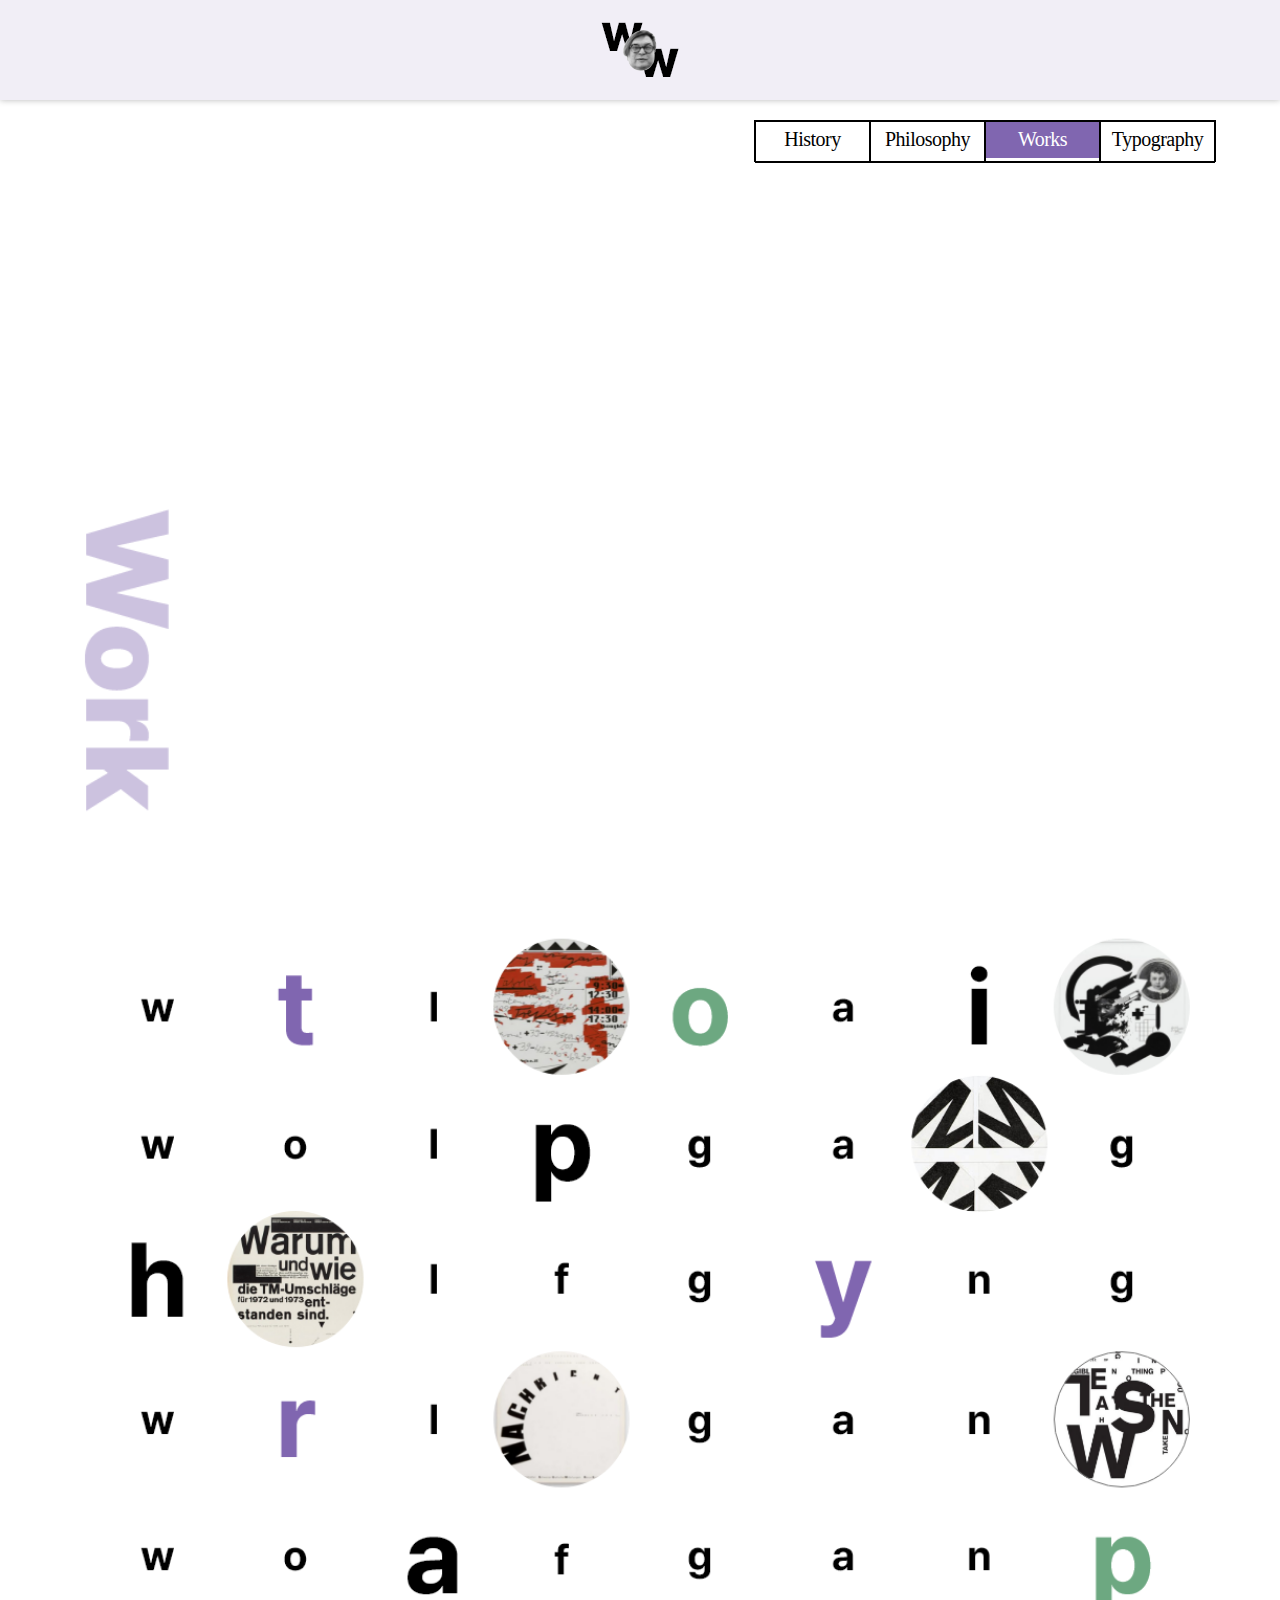
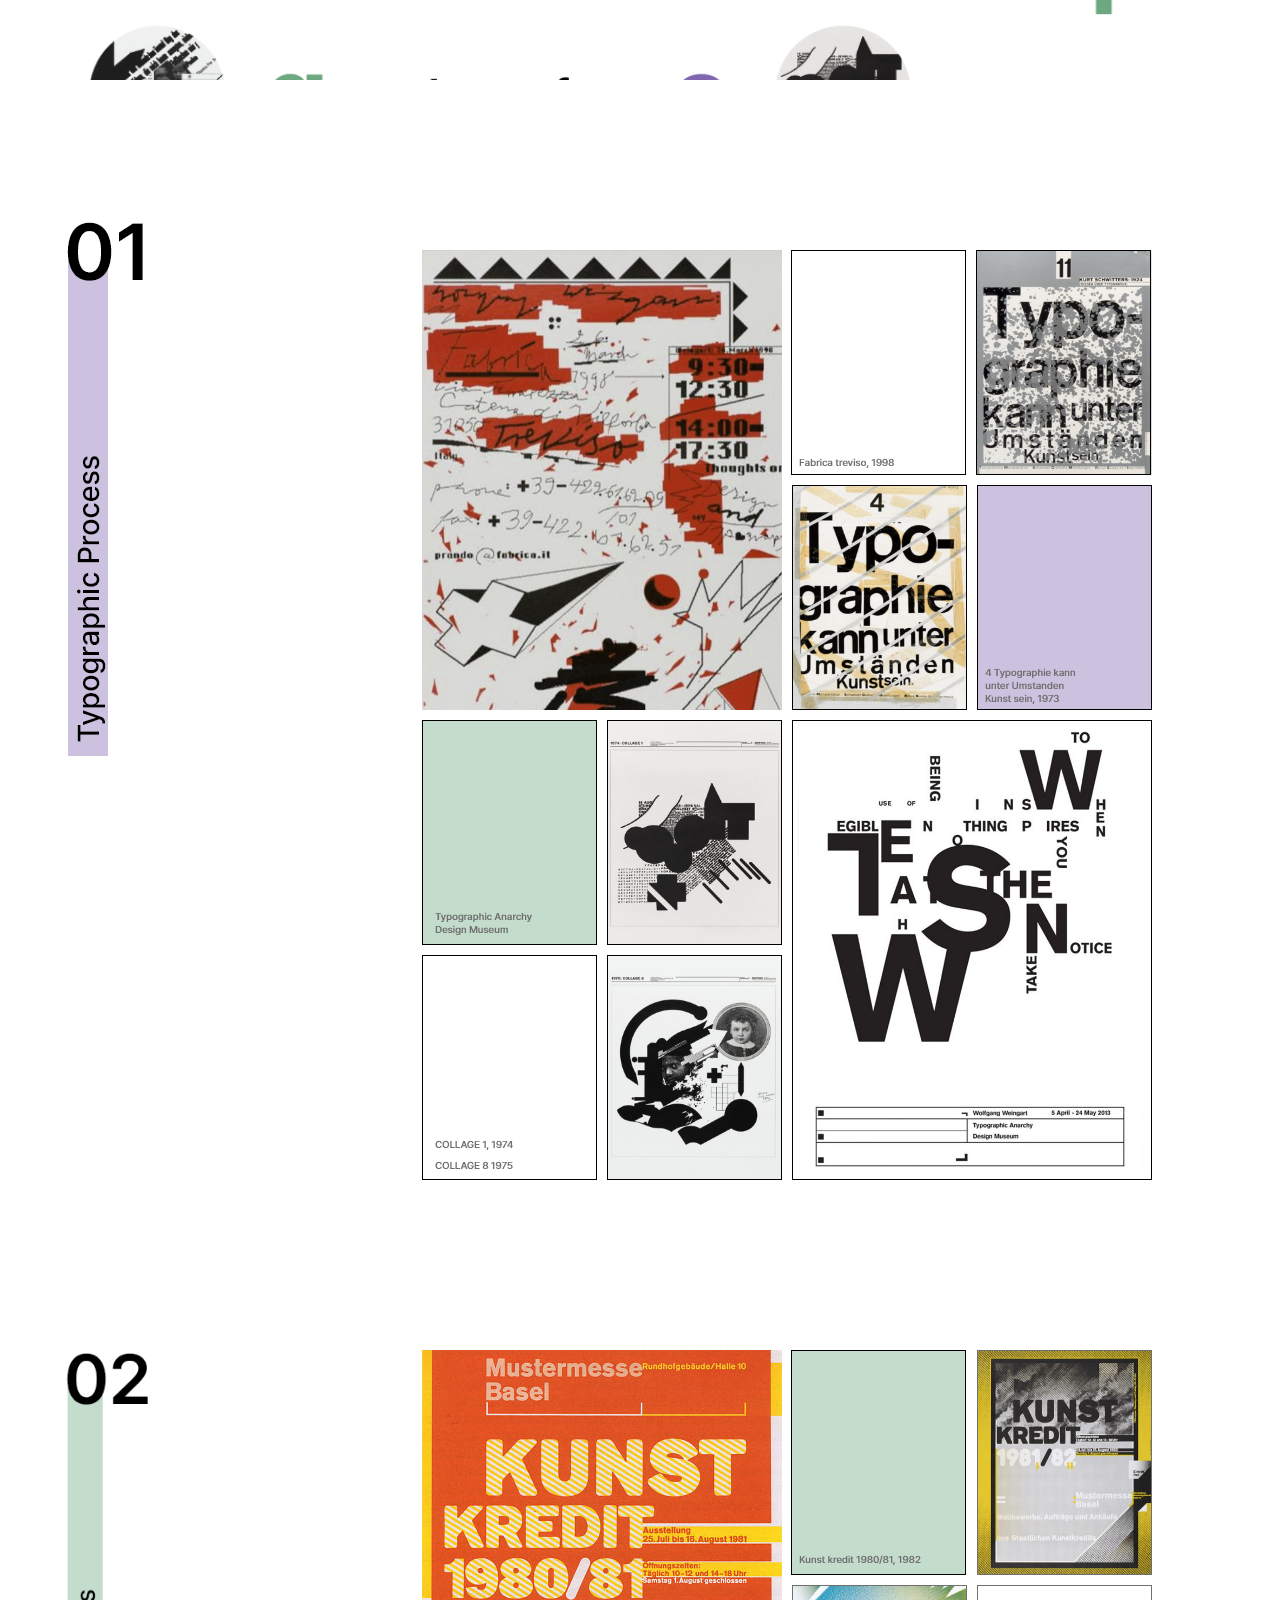
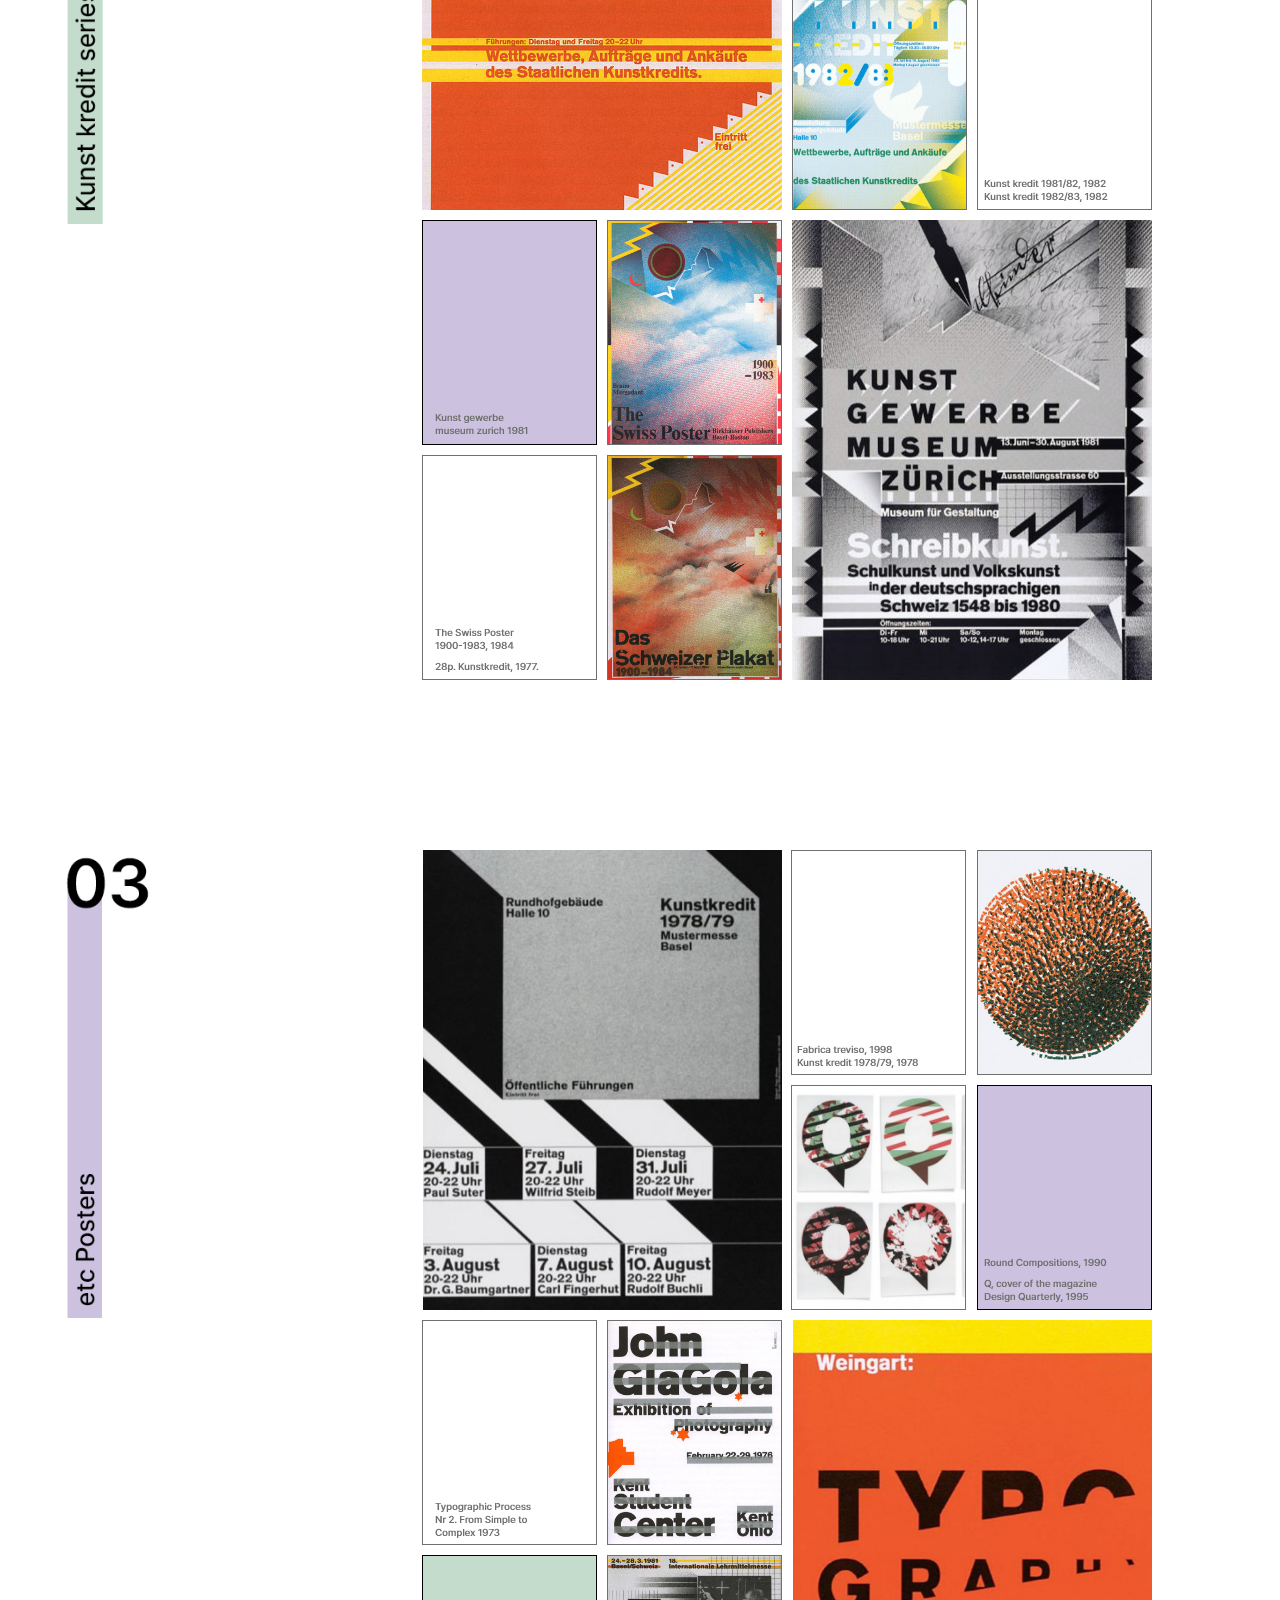
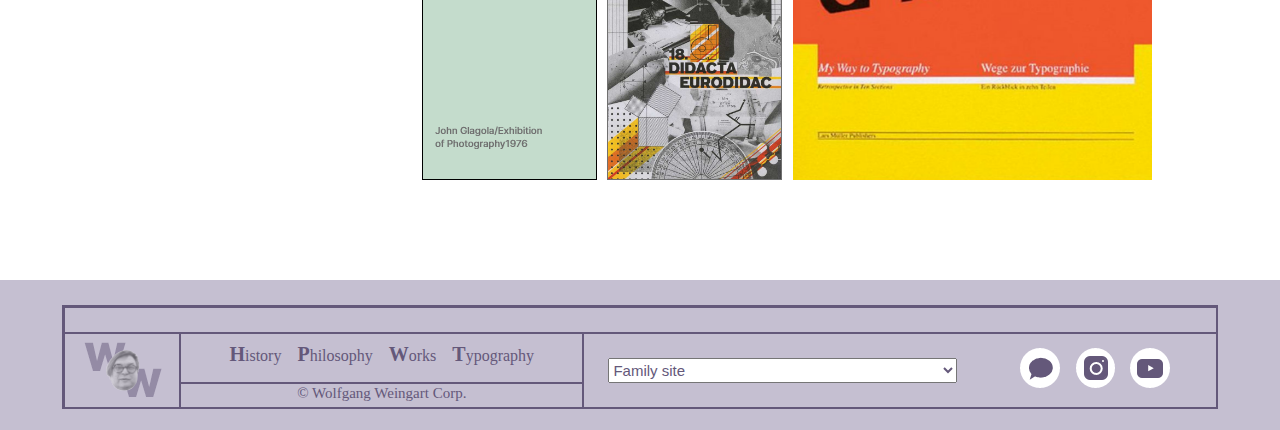
<file: Works.html>
<!DOCTYPE html>
<html lang="ko">
<head>
    <meta charset="UTF-8">
    <meta name="viewport" content="width=device-width, initial-scale=1.0">
    <title>Works</title>
    <link rel="stylesheet" href="W_style.css">
    <style>
        @font-face {
        font-family: 'Pretendard-Regular';
        src: url('https://cdn.jsdelivr.net/gh/Project-Noonnu/noonfonts_2107@1.1/Pretendard-Regular.woff') format('woff');
        font-weight: 400,600,900;
        font-style: normal;
        }
    
    </style>

    <meta property="og:url" content="https://hyerin202209069.github.io/WolfgangWeingart/">
    <meta property="og:title" content="Wolfgang Weingart">
    <meta property="og:type" content="website">
    <meta property="og:image" content="img/OGimg.png">
    <meta property="og:description" content="Wolfgang Weingart">
    
    <link rel="shortcut icon" href="img/favicon.ico" type="image/x-icon">
    <link rel="icon" href="img/favicon.ico" type="image/x-icon">
</head>
<body>
    <div class="logo"><a href="index.html"><img src="img/logo.png" alt="W.W"></a></div>
    <div class="menu">
        <div class="Mu sub"><a href="History.html">History</a></div>
        <div class="Mu sub"><a href="Philosophy.html">Philosophy</a></div>
        <div class="Mu main"><a href="Works.html">Works</a></div>
        <div class="Mu sub"><a href="Typography.html">Typography</a></div>
    </div>

    <div class="tit"></div>
    <div class="bg"></div>

    <div class="W01">
        <div class="st st1"></div>
        <div class="W11">
            <div class="W1"><img src="img/W01_1.png"></div>
            <div class="W2"><img src="img/W01_2.png"></div>
            <div class="W3"><img src="img/W01_3.png"></div>
            <div class="W4"><img src="img/W01_4.png"></div>
        </div>
    </div>

    <div class="W02">
        <div class="st st2"></div>
        <div class="W11">
            <div class="W1"><img src="img/W02_1.png" alt=""></div>
            <div class="W2"><img src="img/W02_2.png" alt=""></div>
            <div class="W3"><img src="img/W02_3.png" alt=""></div>
            <div class="W4"><img src="img/W02_4.png" alt=""></div>
        </div>
    </div>

    <div class="W03">
        <div class="st st3"></div>
        <div class="W11">
            <div class="W1"><img src="img/W03_1.png" alt=""></div>
            <div class="W2"><img src="img/W03_2.png" alt=""></div>
            <div class="W3"><img src="img/W03_3.png" alt=""></div>
            <div class="W4"><img src="img/W03_4.png" alt=""></div>
        </div>
    </div>


</body>

<div id="wrap">
    <footer>
      <div class="all">
        <div class="ft top"></div>
        <div class="ft sub_logo"><a href="index.html"><img src="img/logo 2.png" alt="s.l"></a></div>
        <div class="ft sub_menu">
            <div><a href="History.html"><b>H</b>istory</a></div>
            <div><a href="Philosophy.html"><b>P</b>hilosophy</a></div>
            <div><a href="Works.html"><b>W</b>orks</a></div>
            <div><a href="Typography.html"><b>T</b>ypography</a></div>
        </div>
        <div class="ft copy">© Wolfgang Weingart Corp.</div>
        <div class="ft site">
            <select>
                <option value="#">Family site</option>
                <option value="#">Family site01</option>
                <option value="#">Family site02</option>
            </select>
            <div class="icon">
                <div class="i01"><a href=""><img src="img/icon01.png" alt="kakao"></a></div>
                <div class="i02"><a href=""><img src="img/icon02.png" alt="inst"></a></div>
                <div class="i03"><a href=""><img src="img/icon03.png" alt="yout"></a></div>
            </div>
        </div>
      </div>
    </footer>
</div>

</html>
</file>
<file: M_style.css>
*{ margin: 0; text-decoration: none; list-style-type: none; }

.logo{
    width: 100%; height: 74px; background-color: #F1EEF6; padding: 13px 0px;
    display: flex;  justify-content: center;
    filter: drop-shadow(0px 0px 3px rgb(183, 183, 183));
}
.wrap{width: 100%; height: 100vh;background-color: black;  margin: 0 auto;}

.hpwt{
    width: 100%; height: 50vh; margin-top: 80px;
    background-color: #ffffff;display: flex;  justify-content: center;
    background-image: url(img/HPWT.png);background-repeat: no-repeat;background-size: 100%;
    background-position-x: center;background-position-y: bottom;
}
.menu{width: 100%;margin: 0 auto; display: flex; justify-content: space-between;}

.bt{
    width: 25%; height: 40px;
    margin: 10px 5px 0px 5px; background-color: #333333;
    text-align: center; font-size: 20px; letter-spacing: -1px;
}
.bt a{color: #fff; display: block; padding: 3px 0px 8px 0px; }
.bt img{padding-top:30px; margin: 0 auto; display: none}
.bt:hover{background-color: #E6E6E6; height: 350px;}
.bt a:hover{background: #9E8BBF;}
.bt:hover img{display: block;}
.menu .bt:hover{transition: all 0.5s;}






@media screen and (max-width: 700px) {
    .hpwt{ height: 15vh; }
    .bt:hover{ height: 200px; }
    .bt a{ padding: 3px 5px 12px; }
}
</file>
<file: H_style.css>
*{ margin: 0; text-decoration: none; list-style-type: none; }

.logo{
    width: 100%; height: 74px; background-color: #F1EEF6; padding: 13px 0px;
    display: flex;  justify-content: center;
    filter: drop-shadow(0px 0px 3px rgb(183, 183, 183));
}
.menu{
    position: absolute; right: 5%;
    width: 460px; height: 40px; top: 120px;
    border: 1px solid black;
    display: flex; justify-content: space-between;
}
.Mu{
    width: 25%; height: 40px; border: 1px solid black;
    text-align: center; font-size: 20px; letter-spacing: -0.5px;
}
.Mu a{
    display: block; color: black; padding: 6px 0px 7px 0px; transform: all 0.3;
}
.main a{ color: #fff; background-color: #8066B0; font-weight: 500; }
.menu a:hover{
    color: #fff; background-color: #8066B0;
    font-weight: 500; transform: all 0.3;
}

.tit{
    width: 100%; height: 800px; padding-top: 150px;
    background-image:url(img/H_tit.png); background-repeat: no-repeat; background-position-x: center; background-position-y: center; background-size: 100%;
}
.WWG{ width: 100%; height: 500px; text-align: center; }

.Cp1{width: 100%; height: 900px; }
.bg01{ width: 30%; height: 160px; padding: 0px 0px 50px; }
.intr{ position: absolute; left: 5%; padding-top: 400px; max-width: 90%;}
.H01{ float: right; padding-right: 5%;}


h1{ font-size: 50px; font-weight: 200; color: #8066B0; padding: 50px 7% 20px;}
p{ width: 80%; font-size: 18px; line-height: 30px; padding: 40px; margin: 0 auto; }

.school{
    width: 100%; height: 500px;
    display: flex; justify-content: center;
    background-image:url(img/H_02.png); background-repeat: no-repeat; background-position-x: center;background-position-y: center; background-size: 80%;
}

.Cp3{ height: 1200px;}
.poster{ width: 40%; height: 450px; position: absolute;
     background-image:url(img/H_03.png); background-repeat: no-repeat; background-position-x: right;background-position-y: center; background-size: 80%;
}
.ps3{
    width: 45%; font-size: 18px; line-height: 30px;
    padding: 0px 50px; float: right; margin-right: 5%;
}



.wrap{ position: absolute; width: 100%; bottom: 0px}
footer{
    width: 100%; height: 125px;
    position: relative; padding-top: 25px;
    background-color: #C5BFD1;
    display: flex;  justify-content: center;
}
.all{ position: absolute; width: 90%; height: 100px; border: solid 2px #64587A;}
.ft{ position: absolute; border: solid 1px #64587A;}
.top{ width: 100%; height: 25px;}
.sub_logo{
    width: 10%; height: 75px; left: 0px;
    text-align: center; margin-top: 25px;
}
.sub_menu{
    width: 35%; height: 40px; left: 10%; display: flex; justify-content: center;
    text-align: center; margin-top: 25px; padding-top: 10px; 
    font-size: 16px; font-weight: 400; color: #64587A;
}
.sub_menu a{ color: #64587A; padding: 8px; }
.sub_menu b{font-size:20px; font-weight: 800;}
.copy{
    width: 35%; height: 23px; left: 10%;
    text-align: center; margin-top: 75px; padding-top: 2px;
    font-size: 15px; font-weight: 400; color: #64587A;
}
.site{
    width: 55%; height: 75px; left: 45%;
    text-align: center; margin-top: 25px;
}
.site select {
    width: 55% ; height: 25px; margin: 25px;
    position: absolute; left: 0px;
    font-size: 15px; font-weight: 100; color: #64587A;
}
.icon{
    width: 150px; height: 45px; margin: 15px;
    position: absolute; right: 5%;
    display: flex; justify-content: space-between;
}




@media screen and (max-width: 800px) {

    .menu{ right: 10px; width: 400px; height: 35px; }
    .Mu{ font-size: 18px; height: 35px; }
    .Mu a{ padding: 6px 0px 5px 0px; }

    .tit{ height: 350px; background-size: 130%; background-position-x: left;}
    .WWG{ height: 300px; width: 90%;}
    .intr{ padding-top: 550px;}
    h1{ font-size: 40px;}
    .bg01{width: 100%;}
    .school{ height: 200px;}
    .poster{ width: 100%; background-position-x: center;}
    .ps3{ width: 80%; margin: 500px 0px 100px;}


    footer{ height: 200px;}
    .all{ height: 175px;}
    .sub_logo{ width: 25%;}
    .sub_menu{ left: 25%; width: 75%;}
    .sub_menu a{ padding: 1px;}

    .copy{ left: 25%; width: 75%;}
    .site{ width: 100%;left: 0px; margin-top: 100px;}

    .site select { width: 45%; }
    .icon{ width: 140px; right: 3%; }
}
</file>
<file: P_style.css>
*{ margin: 0; text-decoration: none; list-style-type: none; }


.logo{
    width: 100%; height: 74px; background-color: #F1EEF6; padding: 13px 0px;
    display: flex;  justify-content: center;
    filter: drop-shadow(0px 0px 3px rgb(183, 183, 183));
}
.menu{
    position: absolute; right: 5%;
    width: 460px; height: 40px; top: 120px;
    border: 1px solid black;
    display: flex; justify-content: space-between;
}
.Mu{
    width: 25%; height: 40px; border: 1px solid black;
    text-align: center; font-size: 20px; letter-spacing: -0.5px;
}
.Mu a{
    display: block; color: black; padding: 6px 0px 7px 0px; transform: all 0.3;
}
.main a{ color: #fff; background-color: #8066B0; font-weight: 500; }
.menu a:hover{
    color: #fff; background-color: #8066B0;
    font-weight: 500; transform: all 0.3;
}


.tit{
    width: 100%; height: 700px; padding-top: 350px;
    background-image:url(img/P_tit.png); background-repeat: no-repeat; background-position-x: center; background-position-y: center; background-size: 100%;
}

.bg01{ width: 90%; height: 400px; margin: 0 auto;}
.bg02{
    width: 100%; height: 700px; padding-top: 150px;
    background-image:url(img/bg02.png); background-repeat: no-repeat; background-position-x: center; background-position-y: top; background-size: 100%;
}
.designer{ position: absolute; width: 100%; height: 100px; margin-top: 100px; }
h2{
    width: 100%; height: 50px; text-align: center;
    font-size: 40px; font-weight: 600; line-height: 48px; }
h3{
    width: 100%; height: 30px; text-align: center;
    font-size: 25px; font-weight: 200; color: #6DA881;
}
.sub_1{ padding-top: 110px; }
.main_1{ padding-top: 30px; }



h1{ 
    width: 500px; height: 50px;
    padding: 4px 10px 0px; margin-left: 5%;
    background-color: black; color: #fff;
    font-size: 30px; font-weight: 900; text-align: center;
}
p{ width: 80%; font-size: 18px; line-height: 30px; padding: 50px 0px; margin: 0 auto; }


.Cp1{ height: 800px; }
.T{
    width: 45%; font-size: 18px; line-height: 30px;
    padding: 0px 50px; float: left; margin-left: 5%;
 }
.P_01{ width: 40%; height: 300px; position: absolute; right: 10%;
    background-image:url(img/P_01.png); background-repeat: no-repeat; background-position-x: right; background-position-y: center; background-size: 80%;
}
.typo01{
    margin-top: 360px; width: 100%; height: 50px;
    display: flex; justify-content: space-between;
}
.to { width: 100%; height: 50px;}
.to a{
    padding: 5px 0px; display: flex; justify-content: center;
    font-size: 18px; font-weight: 600; color: #6DA881;
}


.Cp2{ }
.bg03{
    width: 90%; height: 665px; margin: 0 auto;
    background-image: url(img/bg033.png); background-repeat: no-repeat; background-position-x: left; background-position-y: bottom; background-size: 100%;
}
.modl{
     width: 40%; height: 150px; padding: 30px;
    font-size: 18px; line-height: 30px; text-align: left;
}
.md01{ margin-left: 10%;}
.md02{ margin-left: 30%;}
.md03{ margin-left: 50%;}


.Typo{
    width: 100%; height: 265px; background-color: #6DA881;
    padding-top: 45px; margin: 50px 0px 100px; }
.typo02{
    width: 100%; text-align: center; 
    font-size: 25px; font-weight: 600; line-height: 48px;
    margin: 0 auto; margin-bottom: 3px;
}
.typo02 a{ background-color: #fff; padding: 5px 20px;}


.Cp3{ height: 700px;}
.p_03{ width: 55%; height: 300px; position: absolute;
    background-image:url(img/P_02.png); background-repeat: no-repeat; background-position-x: right;background-position-y: center; background-size: 80%;
}
.M{
   width: 30%; font-size: 18px; line-height: 50px; color: #8066B0;
   padding: 0px 50px; float: right; margin-right: 5%;
}



.wrap{ position: absolute; width: 100%; bottom: 0px}
footer{
    width: 100%; height: 125px;
    position: relative; padding-top: 25px;
    background-color: #C5BFD1;
    display: flex;  justify-content: center;
}
.all{ position: absolute; width: 90%; height: 100px; border: solid 2px #64587A;}
.ft{ position: absolute; border: solid 1px #64587A;}
.top{ width: 100%; height: 25px;}
.sub_logo{
    width: 10%; height: 75px; left: 0px;
    text-align: center; margin-top: 25px;
}
.sub_menu{
    width: 35%; height: 40px; left: 10%; display: flex; justify-content: center;
    text-align: center; margin-top: 25px; padding-top: 10px; 
    font-size: 16px; font-weight: 400; color: #64587A;
}
.sub_menu a{ color: #64587A; padding: 8px;}
.sub_menu b{font-size:20px; font-weight: 800;}
.copy{
    width: 35%; height: 23px; left: 10%;
    text-align: center; margin-top: 75px; padding-top: 2px;
    font-size: 15px; font-weight: 400; color: #64587A;
}
.site{
    width: 55%; height: 75px; left: 45%;
    text-align: center; margin-top: 25px;
}
.site select {
    width: 55% ; height: 25px; margin: 25px;
    position: absolute; left: 0px;
    font-size: 15px; font-weight: 100; color: #64587A;
}
.icon{
    width: 150px; height: 45px; margin: 15px;
    position: absolute; right: 5%;
    display: flex; justify-content: space-between;
}


@media screen and (max-width: 800px) {

    .menu{ right: 10px; width: 400px; height: 35px; }
    .Mu{ font-size: 18px; height: 35px; }
    .Mu a{ padding: 6px 0px 5px 0px; }

    .tit{ height: 350px; background-size: 130%; background-position-x: left;}
    .bg01{ height: 200px;}
    .bg02{ height: 200px; padding-top: 100px;}
    h2{ font-size: 25px; }
    h3{ font-size: 18px; }
    .designer{ margin-top: 0px; }
    .sub_1{ padding-top: 50px; left: 25% }


    h1{ width: 350px; height: 40px; font-size: 20px; margin-left: 0%; }

    .Cp1{ height: 1300px;}
    .T{ width: 80%; padding: 0px 30px; }
    .P_01{ width: 100%; background-position-x: center; margin: 450px 0px 0px; right: 0%; }
    .typo01{ margin-top: 750px; display: block; justify-content: center; }


    .bg03{ height: 1000px; background-size: cover; background-position-x: 10%; }    
    .modl{ width: 80%; height: 100px; padding: 50px 0px; }
    .md01{ margin-left: 10%;}
    .md02{ margin-left: 10%;}
    .md03{ margin-left: 10%;}


    .Typo{ height: 200px; }
    .typo02{ width: 100%; font-size: 15px; line-height: 30px; }


    .p_03{ width: 100%; background-position-x: center;}
    .M{ width: 80%; margin: 330px 0px 100px;}



    footer{ height: 200px;}
    .all{ height: 175px;}
    .sub_logo{ width: 25%;}
    .sub_menu{ left: 25%; width: 75%;}
    .sub_menu a{ padding: 1px;}

    .copy{ left: 25%; width: 75%;}
    .site{ width: 100%;left: 0px; margin-top: 100px;}

    .site select { width: 45%; }
    .icon{ width: 140px; right: 3%; }
}
</file>
<file: T_style.css>
*{ margin: 0; text-decoration: none; list-style-type: none; }

.logo{
    width: 100%; height: 74px; background-color: #F1EEF6; padding: 13px 0px;
    display: flex;  justify-content: center;
    filter: drop-shadow(0px 0px 3px rgb(183, 183, 183));
}
.menu{
    position: absolute; right: 5%;
    width: 460px; height: 40px; top: 120px;
    border: 1px solid black;
    display: flex; justify-content: space-between;
}
.Mu{
    width: 25%; height: 40px; border: 1px solid black;
    text-align: center; font-size: 20px; letter-spacing: -0.5px;
}
.Mu a{
    display: block; color: black; padding: 6px 0px 7px 0px; transform: all 0.3;
}
.main a{ color: #fff; background-color: #8066B0; font-weight: 500; }
.menu a:hover{
    color: #fff; background-color: #8066B0;
    font-weight: 500; transform: all 0.3;
}


.tit{
    width: 100%; height: 700px; padding-top: 350px;
    background-image:url(img/T_tit.png); background-repeat: no-repeat; background-position-x: center; background-position-y: center; background-size: 100%;
}


.Cp1{ width: 100%; height: 1300px; padding-bottom: 100px; display: flex; justify-content: center; }
.post{
    width: 970px; height: 995px;
    margin-top: 200px; position: absolute;
}
.line {
    border-left: solid #000000; height: 905px; margin-top: 200px; display: block;
  }
.p1{ position: absolute; margin-top: -0px}
.p2{ position: absolute; right: 0px; margin-top: -0px }
.p3{ position: absolute; margin-top: 302px; }
.p4{ position: absolute; right: 0px; margin-top: 302px; }
.p5{ position: absolute; margin-top: 604px; }
.p6{ position: absolute; right: 0px; margin-top: 604px;}
.p7{ position: absolute; bottom: 0px; width: 100%; }




.Cp2{ width: 100%; height: 1300px; background-color: black; padding-top: 50px; position: relative; z-index: -10;}
.cp2_1{ height: 400px; display: flex; justify-content: center;}

.NW{ text-align: center; margin-bottom: 20px;}
.t1{
    position: absolute; width: 50%; height: 150px; left: 0px;
    font-size: 18px; line-height: 30px; 
    background-color: #fff; padding: 35px 3% 35px 15%;
}
.t2{
    position: absolute; width: 50%; height: 100px; right: 0px;
    font-size: 18px; line-height: 30px;
    background-color: #ffffff; padding: 30px 30% 30px 3%; margin-top: 220px;
}
.sub_NW{ position: absolute; right: 5%; padding: 20px;  }
.post1{ position: absolute; right: 10%; padding-top: 10px;}

.bg07{ position: absolute; left: -10%; margin-top: -130px; z-index: -1;}
.bg08{ position: absolute; left: 10%; bottom: 150px; z-index: -1;}
.post2{ position: absolute; left: 25%; padding-top: 70px; }
.t3{
    position: absolute; width: 35%; height: 250px; right: 0px; 
    font-size: 18px; line-height: 30px;
    background-color: #fff; padding: 30px 10% 30px 3%; margin-top: 130px;
}




.line1{
    border-top: 3.5px solid black;
    margin: 0 auto;height: 54px;; width: 60%;
    position: absolute; left: 50%; transform: translate(-50%); }
.line2{
    border-bottom: 3.5px solid black;
    margin: 0 auto;height: 56.5px;; width: 60%;
    position: absolute; left: 50%; transform: translate(-50%); }


.Cp3{ width: 100%; height: 1500px; padding-top: 100px;}
.scroll{
    width: 70%; height: 60px; margin: 0 auto; }
.T03_1{ position: absolute;}
.T03_2{ position: absolute; right: 15%;}
.T33{ position: absolute; right: 15%;}
.T33 img:hover{ transform: rotate(-90deg); transition: all 0.3s;}

.T3X{ position: absolute; right: 15%; display: none; }
.T3X img:hover{ transform: rotate(-90deg); transition: all 0.3s;}

.letter{
    width: 850px; height: 1400px; background-color: #F0F6F2;
    margin: 0 auto; display: none; padding-top: 50px;
    background-image:url(img/T03_bg.png); background-repeat: no-repeat; background-position-x: center; background-position-y: bottom; background-size: 100%;
}
.T03_let{
    width: 80%; margin: 0 auto;
    font-size: 18px; line-height: 30px; text-align: left; padding-top: 50px;
}
.T03_let p{ text-align: right; padding-top: 30px;}





.wrap{ position: absolute; width: 100%; bottom: 0px}
footer{
    width: 100%; height: 125px;
    position: relative; padding-top: 25px;
    background-color: #C5BFD1;
    display: flex;  justify-content: center;
}
.all{ position: absolute; width: 90%; height: 100px; border: solid 2px #64587A;}
.ft{ position: absolute; border: solid 1px #64587A;}
.top{ width: 100%; height: 25px;}
.sub_logo{
    width: 10%; height: 75px; left: 0px;
    text-align: center; margin-top: 25px;
}
.sub_menu{
    width: 35%; height: 40px; left: 10%; display: flex; justify-content: center;
    text-align: center; margin-top: 25px; padding-top: 10px; 
    font-size: 16px; font-weight: 400; color: #64587A;
}
.sub_menu a{ color: #64587A; padding: 8px;}
.sub_menu b{font-size:20px; font-weight: 800;}
.copy{
    width: 35%; height: 23px; left: 10%;
    text-align: center; margin-top: 75px; padding-top: 2px;
    font-size: 15px; font-weight: 400; color: #64587A;
}
.site{
    width: 55%; height: 75px; left: 45%;
    text-align: center; margin-top: 25px;
}
.site select {
    width: 55% ; height: 25px; margin: 25px;
    position: absolute; left: 0px;
    font-size: 15px; font-weight: 100; color: #64587A;
}
.icon{
    width: 150px; height: 45px; margin: 15px;
    position: absolute; right: 5%;
    display: flex; justify-content: space-between;
}




@media screen and (max-width: 800px) {

    .menu{ right: 10px; width: 400px; height: 35px; }
    .Mu{ font-size: 18px; height: 35px; }
    .Mu a{ padding: 6px 0px 5px 0px; }

    .tit{ height: 200px; background-size: 130%; background-position-x: left;}


    .post{ width: 485px; height: 1870px; position: relative; }
    .line { display: none; }
    .Cp1{ height: 2000px; }
    .p1{ position: relative;}
    .p2{ position: relative; margin-top: -1.5%;}
    .p3{ position: relative; margin-top: -1.5%; }
    .p4{ position: relative; margin-top: -1.5%; }
    .p5{ position: relative; margin-top: -1.5%; }
    .p6{ position: relative; margin-top: -1.5%;}
    .p7{ position: relative; width: 100%; }

    .Cp2{ height: 1900px; }
    .cp2_1{ height: 800px; }
    .t1{ width: 70%; height: 250px; font-size: 14px; padding: 30px 5% 40px 15%; left: 0px; }
    .t2{ width: 70%; height: 130px; font-size: 14px; padding: 30px 5% 30px 5%; margin-top: 300px; }
    .t3{ width: 90%; height: 260px; font-size: 14px; padding: 20px 5%; margin-top: 630px; }
    .post1{ padding-top: 530px; right: 25%;}
    .post2{ padding-top: 220px; }
    .sub_NW{ right: 3%; padding: 120px 20px; }
    .bg07{ margin-top: -200px; z-index: -1;}
    .bg08{  bottom: 350px; }


    .Cp3{ height: 2100px; }
    .scroll{ width: 100%; }
    .T03_2{ right: 1px; } .T33{ right: 1px; } .T3X{ right: 1px; }
    .letter{ width: 80%; height: 1900px;}
    .T03_let{ font-size: 16px; line-height: 25px;  padding-top: 10px; }



        footer{ height: 200px;}
        .all{ height: 175px;}
        .sub_logo{ width: 25%;}
        .sub_menu{ left: 25%; width: 75%;}
        .sub_menu a{ padding: 1px;}
    
        .copy{ left: 25%; width: 75%;}
        .site{ width: 100%;left: 0px; margin-top: 100px;}
    
        .site select { width: 45%; }
        .icon{ width: 140px; right: 3%; }
}
</file>
<file: W_style.css>
*{ margin: 0; text-decoration: none; list-style-type: none; }

.logo{
    width: 100%; height: 74px; background-color: #F1EEF6; padding: 13px 0px;
    display: flex;  justify-content: center;
    filter: drop-shadow(0px 0px 3px rgb(183, 183, 183));
}
.menu{
    position: absolute; right: 5%;
    width: 460px; height: 40px; top: 120px;
    border: 1px solid black;
    display: flex; justify-content: space-between;
}
.Mu{
    width: 25%; height: 40px; border: 1px solid black;
    text-align: center; font-size: 20px; letter-spacing: -0.5px;
}
.Mu a{
    display: block; color: black; padding: 6px 0px 7px 0px; transform: all 0.3;
}
.main a{ color: #fff; background-color: #8066B0; font-weight: 500; }
.menu a:hover{
    color: #fff; background-color: #8066B0;
    font-weight: 500; transform: all 0.3;
}



.tit{
    width: 100%; height: 630px; padding-top: 150px;
    background-image:url(img/W_tit.png); background-repeat: no-repeat; background-position-x: center; background-position-y: bottom; background-size: 100%;
}
.bg{
    width: 90%; height: 800px; margin: 0 auto;
    background-image:url(img/bg04.png); background-repeat: no-repeat; background-position-x: center; background-position-y: top; background-size: 100%;
}



.W01{ width: 100%; height: 1000px; padding-bottom: 100px; padding-top: 100px; }
.W02{ width: 100%; height: 1000px; padding-bottom: 100px; }
.W03{ width: 100%; height: 1000px; padding-bottom: 100px; }
.st{  position: absolute; width: 88px; height: 400px; padding-top: 200px; left: 5%; }
.st1{ background-image:url(img/W_01.png); background-repeat: no-repeat; background-position-x: center; background-position-y: center; background-size: 100%; }
.st2{ background-image:url(img/W_02.png); background-repeat: no-repeat; background-position-x: center; background-position-y: center; background-size: 100%; }
.st3{ background-image:url(img/W_03.png); background-repeat: no-repeat; background-position-x: center; background-position-y: center; background-size: 100%; }

.W11{
    position: absolute; width: 730px; right: 10%; margin-top: 70px;
}
.W1{ position: absolute;}
.W2{ position: absolute; right: 0px; }
.W3{ position: absolute; margin-top: 470px; }
.W4{ position: absolute; margin-top: 470px; right: 0px; }









.wrap{ position: absolute; width: 100%; bottom: 0px}
footer{
    width: 100%; height: 125px;
    position: relative; padding-top: 25px;
    background-color: #C5BFD1;
    display: flex;  justify-content: center;
}
.all{ position: absolute; width: 90%; height: 100px; border: solid 2px #64587A;}
.ft{ position: absolute; border: solid 1px #64587A;}
.top{ width: 100%; height: 25px;}
.sub_logo{
    width: 10%; height: 75px; left: 0px;
    text-align: center; margin-top: 25px;
}
.sub_menu{
    width: 35%; height: 40px; left: 10%; display: flex; justify-content: center;
    text-align: center; margin-top: 25px; padding-top: 10px; 
    font-size: 16px; font-weight: 400; color: #64587A;
}
.sub_menu a{ color: #64587A; padding: 8px;}
.sub_menu b{font-size:20px; font-weight: 800;}
.copy{
    width: 35%; height: 23px; left: 10%;
    text-align: center; margin-top: 75px; padding-top: 2px;
    font-size: 15px; font-weight: 400; color: #64587A;
}
.site{
    width: 55%; height: 75px; left: 45%;
    text-align: center; margin-top: 25px;
}
.site select {
    width: 55% ; height: 25px; margin: 25px;
    position: absolute; left: 0px;
    font-size: 15px; font-weight: 100; color: #64587A;
}
.icon{
    width: 150px; height: 45px; margin: 15px;
    position: absolute; right: 5%;
    display: flex; justify-content: space-between;
}


@media screen and (max-width: 800px) {

    .menu{ right: 10px; width: 400px; height: 35px; }
    .Mu{ font-size: 18px; height: 35px; }
    .Mu a{ padding: 6px 0px 5px 0px; }

    .tit{ height: 350px; background-size: 130%; background-position-x: left;}
    .bg{ height: 500px;}
    .st{ position: relative;}
    .W01{ height: 2500px; }
    .W02{ height: 2500px; }
    .W03{ height: 2500px; }
    .W11{ width: 360px; }
    .W2{ margin-top: 470px; }
    .W3{ margin-top: 940px; }
    .W4{ margin-top: 1410px; right: 0px; }


    footer{ height: 200px;}
    .all{ height: 175px;}
    .sub_logo{ width: 25%;}
    .sub_menu{ left: 25%; width: 75%;}
    .sub_menu a{ padding: 1px;}

    .copy{ left: 25%; width: 75%;}
    .site{ width: 100%;left: 0px; margin-top: 100px;}

    .site select { width: 45%; }
    .icon{ width: 140px; right: 3%; }
}
</file>
